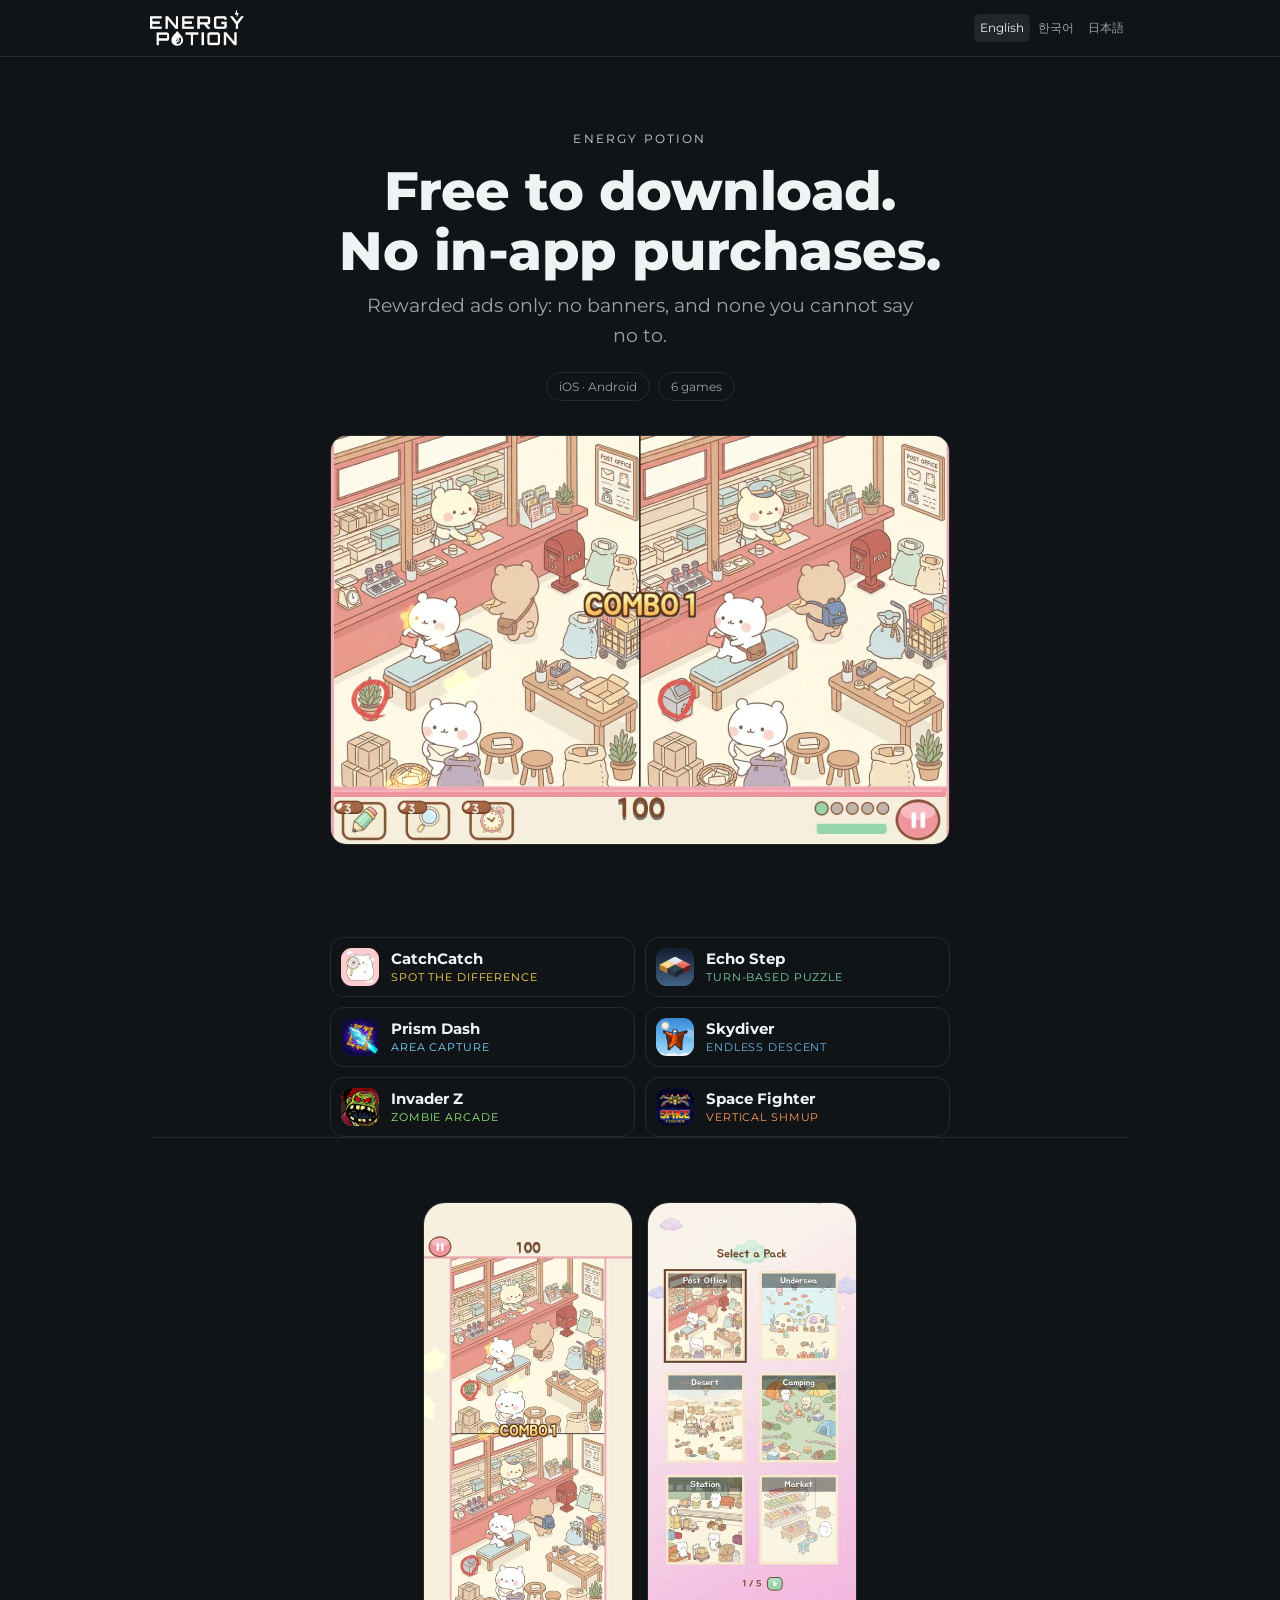
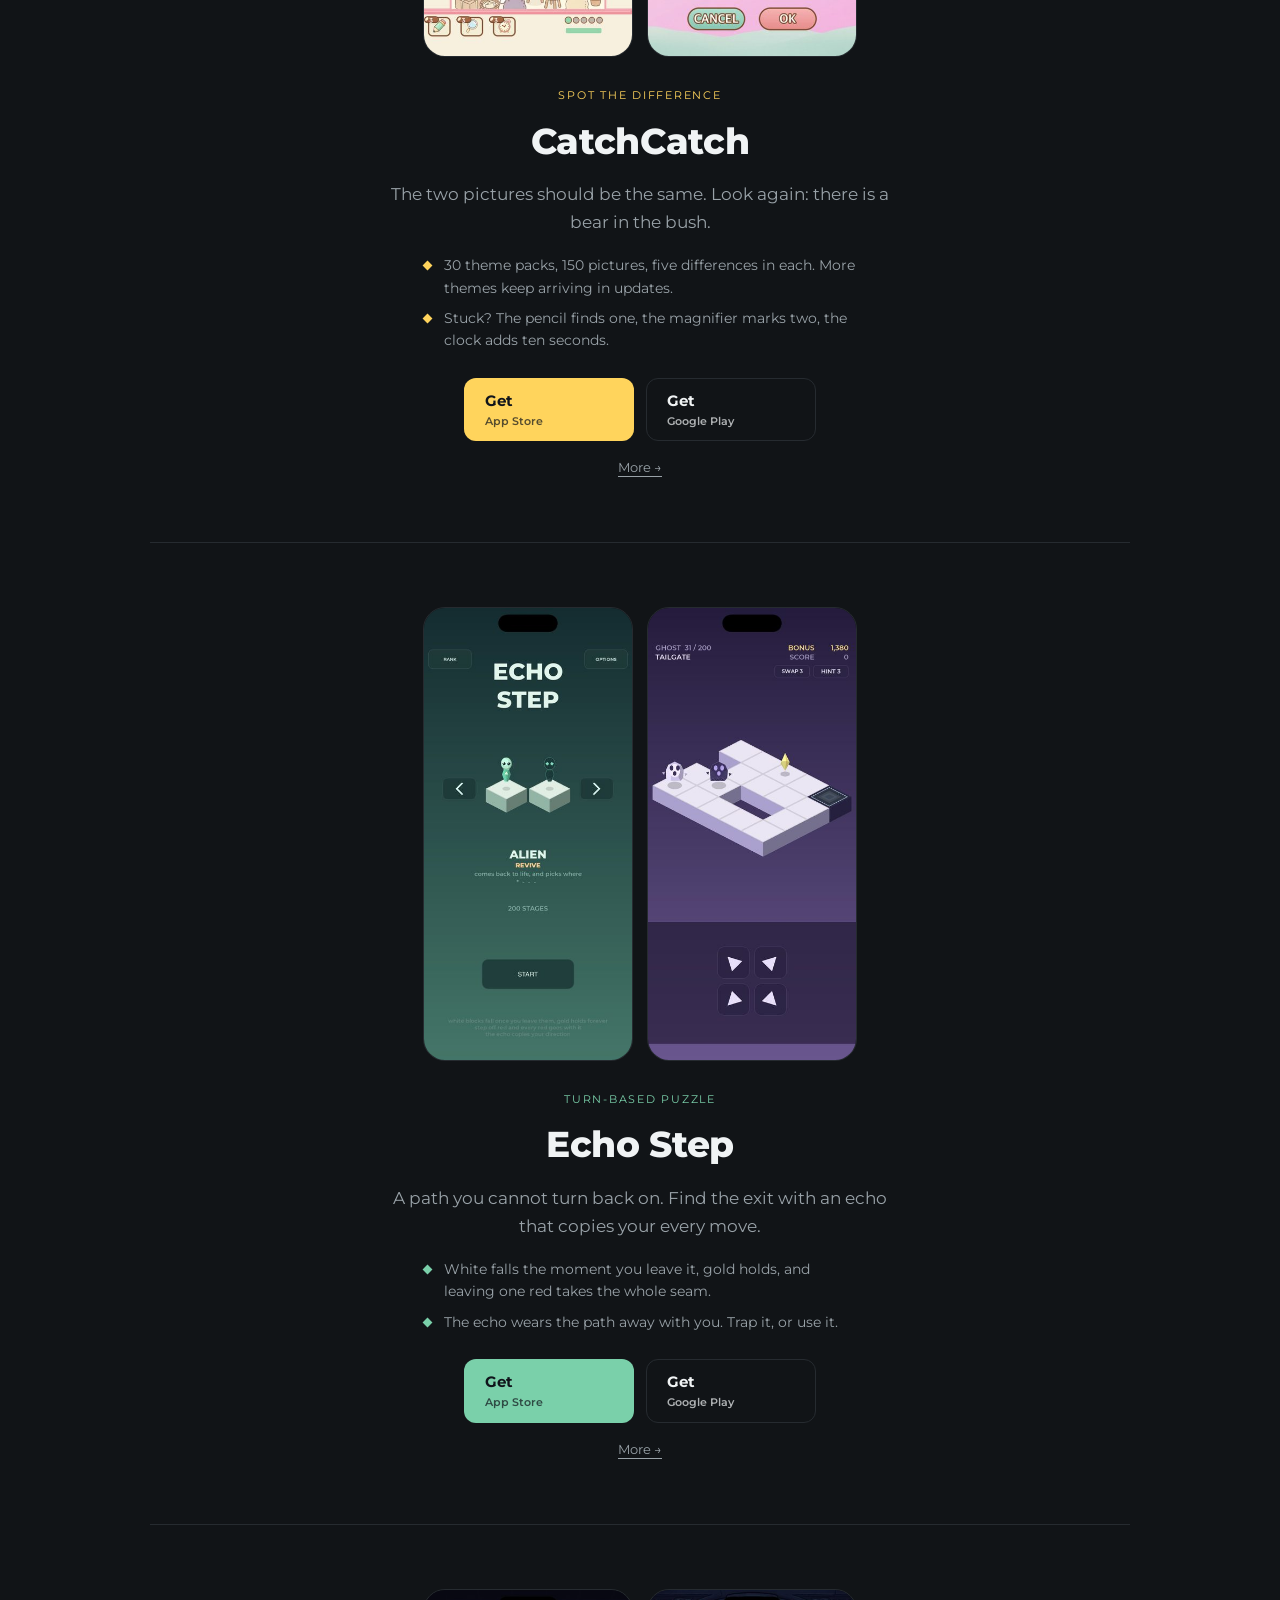
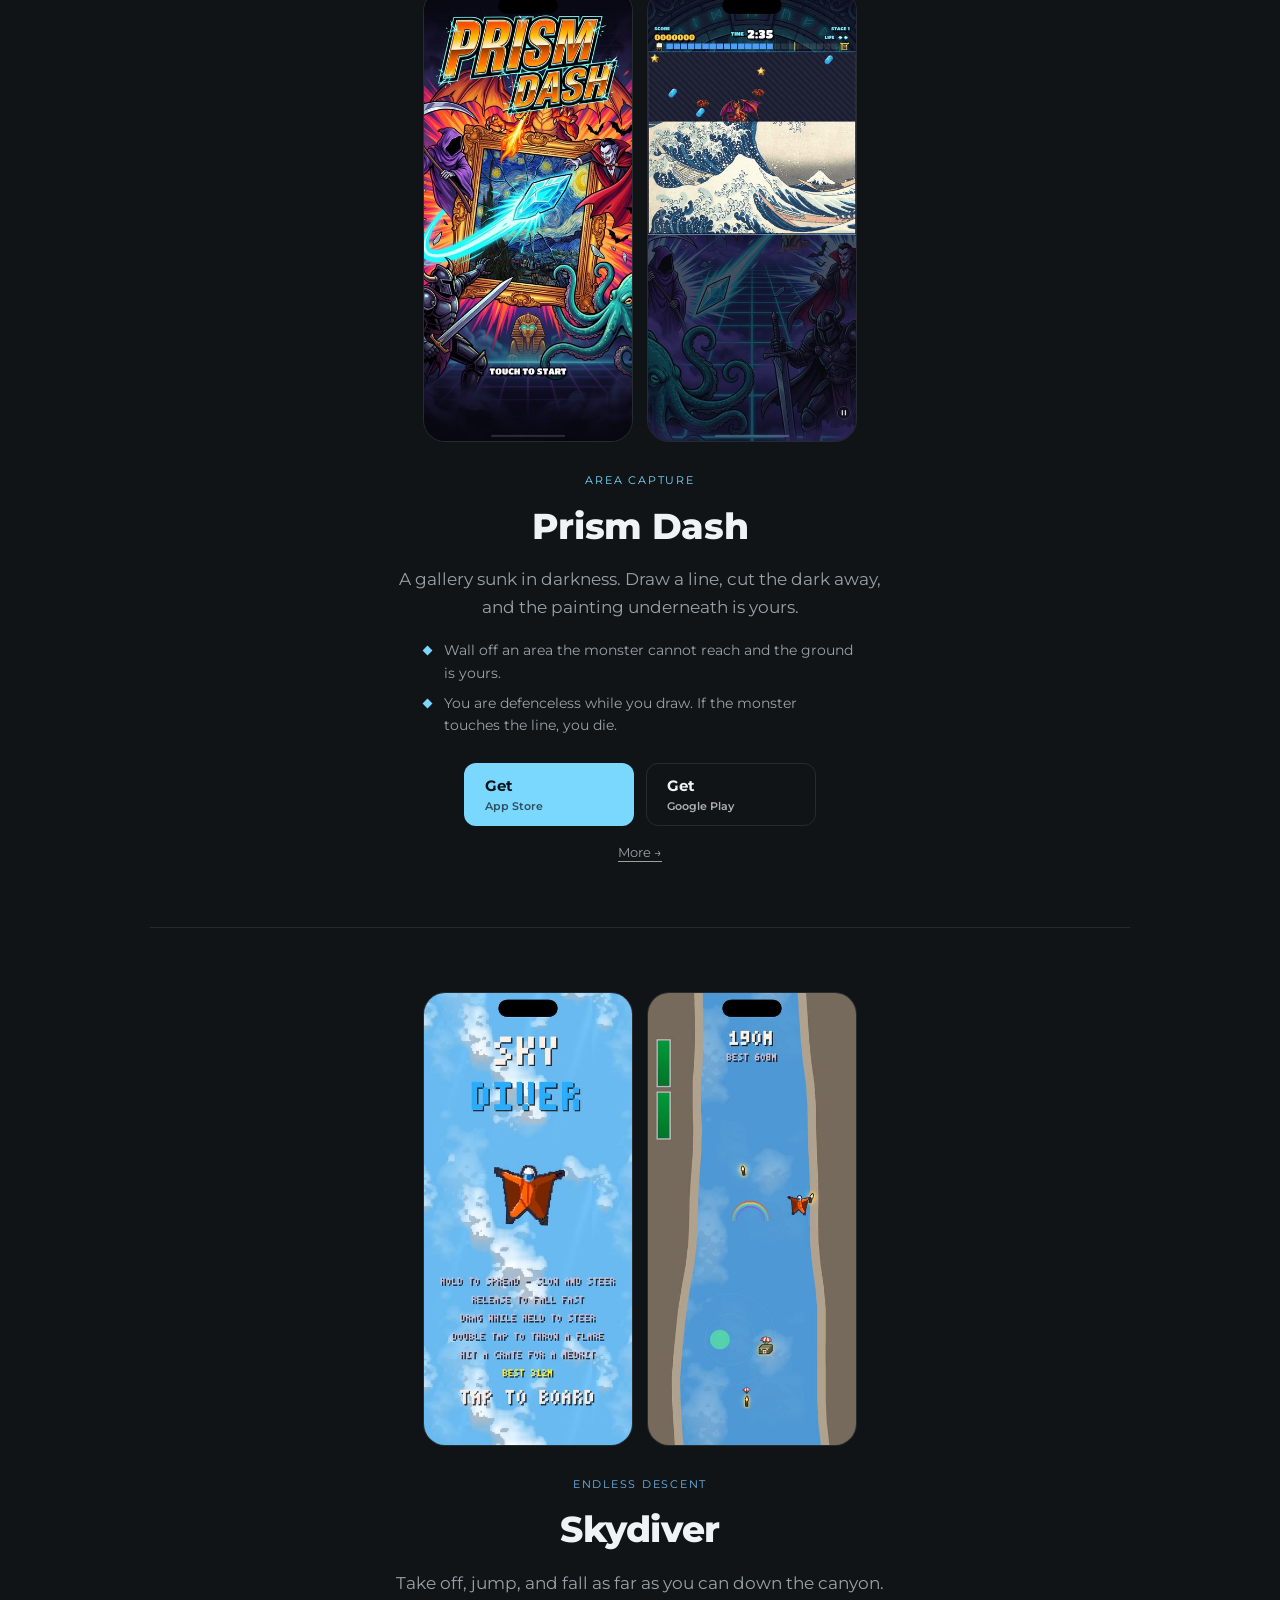
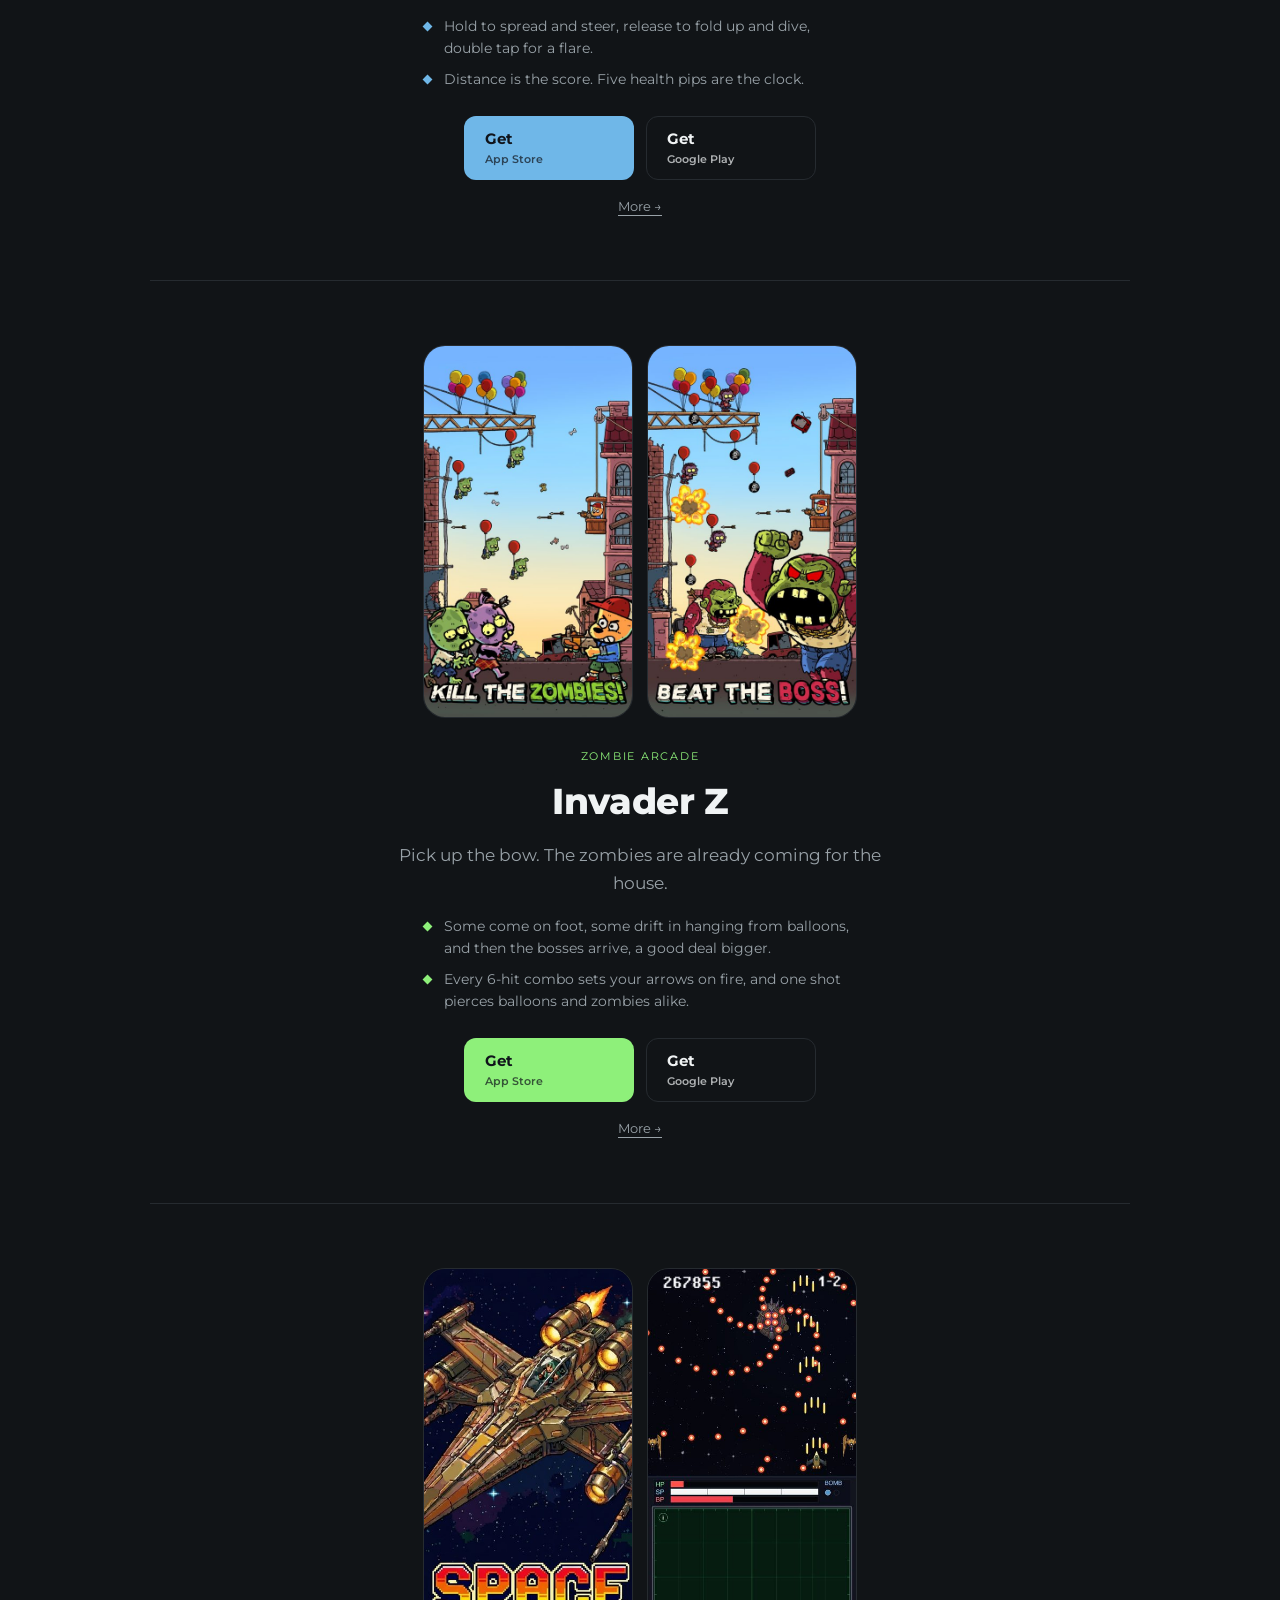
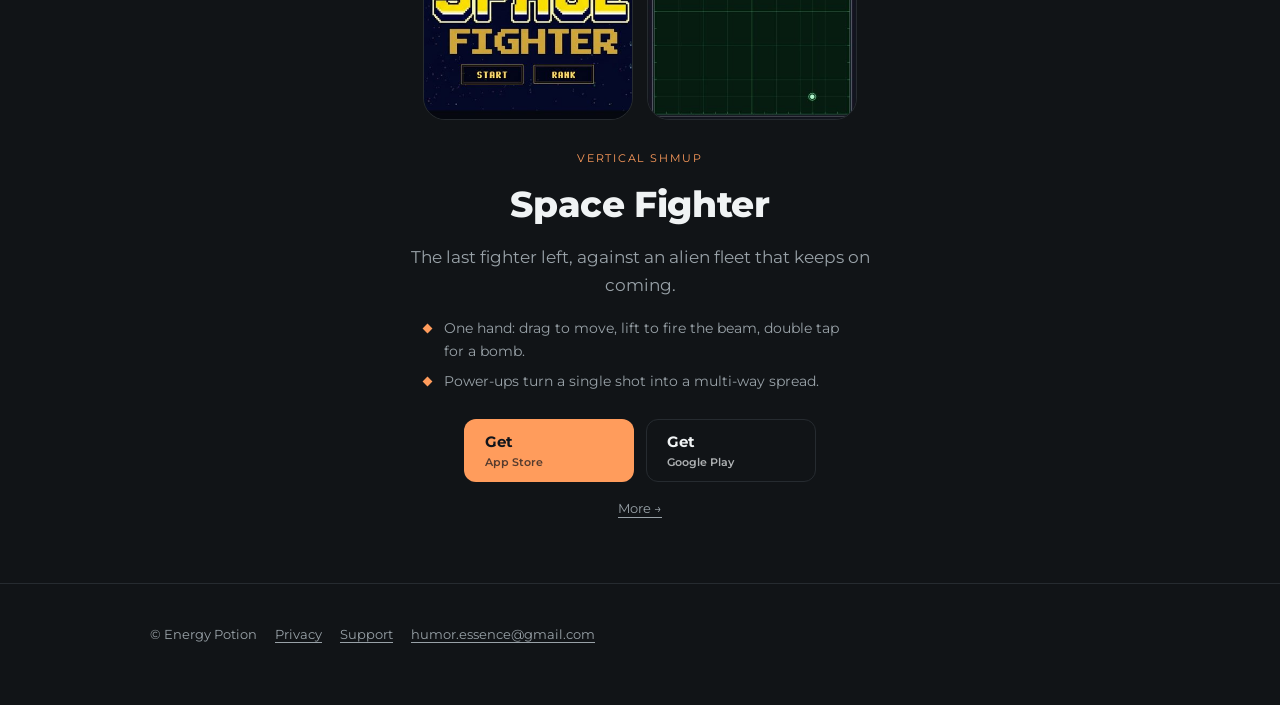
<file: index.html>
<!doctype html>
<html lang="en">
<head>
<meta charset="utf-8">
<meta name="viewport" content="width=device-width,initial-scale=1,viewport-fit=cover">
<title>Energy Potion — six small games, free</title>
<meta name="description" content="Six small mobile games for iOS and Android. Two puzzles, an endless fall, and three arcade games. Free.">

<!-- In a community feed the card is what people see before they see the page.
     1200x630, the best-looking game's own screen. Built by tools/make_og.py
     out of data.js and the screenshots, so a card cannot drift from its page. -->
<meta property="og:title" content="무료 게임 6개 — 인앱 결제 없음">
<meta property="og:description" content="틀린 그림 찾기, 턴제 퍼즐, 영역 확보, 낙하, 슈팅 둘. 광고는 보상형뿐, 배너도 거절할 수 없는 광고도 없습니다.">
<meta property="og:image" content="https://energypotioncorp-code.github.io/assets/og/studio.png">
<meta property="og:type" content="website">
<meta property="og:url" content="https://energypotioncorp-code.github.io/">
<meta name="twitter:card" content="summary_large_image">

<!-- Runs before anything else on the page: the language has to be known before the
     first paint, and the picture at the top should start downloading now rather than
     after the stylesheet. Order matches ECHO_LANG > es.lang > handset in the game. -->
<script>
(function(){var L=['en','ko','ja'],p=new URLSearchParams(location.search).get('lang'),s=null,n=(navigator.language||'en').slice(0,2),l;
try{s=localStorage.getItem('ep.lang')}catch(e){}
l=L.indexOf(p)>=0?p:L.indexOf(s)>=0?s:L.indexOf(n)>=0?n:'en';
document.documentElement.lang=l;window.EP_LANG=l;window.EP_HERO='assets/shots/catch-catch-'+l+'-1.jpg';
var k=document.createElement('link');k.rel='preload';k.as='image';k.href=window.EP_HERO;k.fetchPriority='high';document.head.appendChild(k);})();
</script>
<link rel="icon" href="data:,">
<link rel="preconnect" href="https://fonts.googleapis.com">
<link rel="preconnect" href="https://fonts.gstatic.com" crossorigin>
<!-- Not render-blocking: a font on another host must never hold up the first paint. -->
<link rel="preload" as="style" href="https://fonts.googleapis.com/css2?family=Montserrat:wght@600;800&display=swap" onload="this.onload=null;this.rel='stylesheet'">
<noscript><link href="https://fonts.googleapis.com/css2?family=Montserrat:wght@600;800&display=swap" rel="stylesheet"></noscript>
<link rel="stylesheet" href="assets/site.css">
<script defer src="assets/data.js"></script>
<script defer src="assets/shots.js"></script>
<script defer src="assets/site.js"></script>
</head>

<!-- THIS is the page an ad link arrives at. Every block below carries its own
     store buttons, because a reader who scrolled to the fourth game will not
     scroll back up to a single button at the top. -->
<body>

<header class="top">
  <div class="wrap">
    <a class="mark" href="./"><img src="assets/mark.png" width="94" height="36" alt="Energy Potion"></a>
    <nav><span data-lang></span></nav>
  </div>
</header>

<div class="wrap">

  <div class="hero hero-studio">
    <div class="eyebrow">ENERGY POTION</div>
    <!-- The hero's words are written here, all three languages, not in data.js: they
         have to be on screen from the first response. CSS shows the reader's language
         (html[lang] is set in the head). tools/make_og.py reads the card's text from here.

         Careful with the second line. It said ads play only when you press them, and
         Space Fighter's stage-clear ad starts by itself after a countdown. What is true
         of all six: rewarded only, no banners, and you can always decline. -->
    <h1>
      <span data-l="ko">무료 다운로드.<br>인앱 결제 0원.</span>
      <span data-l="en">Free to download.<br>No in-app purchases.</span>
      <span data-l="ja">無料ダウンロード。<br>アプリ内課金 0 円。</span>
    </h1>
    <p class="lead">
      <span data-l="ko">광고는 보상형뿐입니다. 배너도, 거절할 수 없는 광고도 없습니다.</span>
      <span data-l="en">Rewarded ads only: no banners, and none you cannot say no to.</span>
      <span data-l="ja">広告は報酬型だけ。バナーも、断れない広告もありません。</span>
    </p>
    <div class="badges">
      <span>iOS · Android</span>
      <span data-l="ko">게임 6개</span><span data-l="en">6 games</span><span data-l="ja">ゲーム6本</span>
    </div>

    <div class="hero-shot wide">
      <img id="hero-shot" data-slug="catch-catch" width="1200" height="793" alt="CatchCatch" fetchpriority="high" decoding="async">
      <script>document.getElementById('hero-shot').src=window.EP_HERO</script>
    </div>
  </div>

  <!-- The list at a glance, before the reader commits to scrolling six blocks.
       Two columns, three rows — not one wrapping row, which broke 5 + 1 and
       read as a leftover. Each entry names the genre, not the sentence the
       block below will say, so it summarises rather than repeats. -->
  <nav class="summary" data-summary aria-label="Games"></nav>

  <!-- the six blocks -->
  <div data-catalogue></div>

  <!-- The small row of everything not featured was here — Dig and Find and
       Space Sweeper. Taken out for now: the page is an ad, and a second list
       under the six is a second thing to decide about. Put the section back
       and it fills itself; `renderCatalogue()` already hides it when nothing
       is unfeatured.

  <section class="foot-list">
    <h2 data-ui="alsoBy">Also by us</h2>
    <div class="grid" data-rest></div>
  </section>
  -->

</div>

<footer>
  <div class="wrap">
    <span>© Energy Potion</span>
    <a href="#" data-privacy data-ui="privacy">Privacy</a>
    <a href="#" data-support data-ui="support">Support</a>
    <a href="mailto:humor.essence@gmail.com">humor.essence@gmail.com</a>
  </div>
</footer>

</body>
</html>
</file>
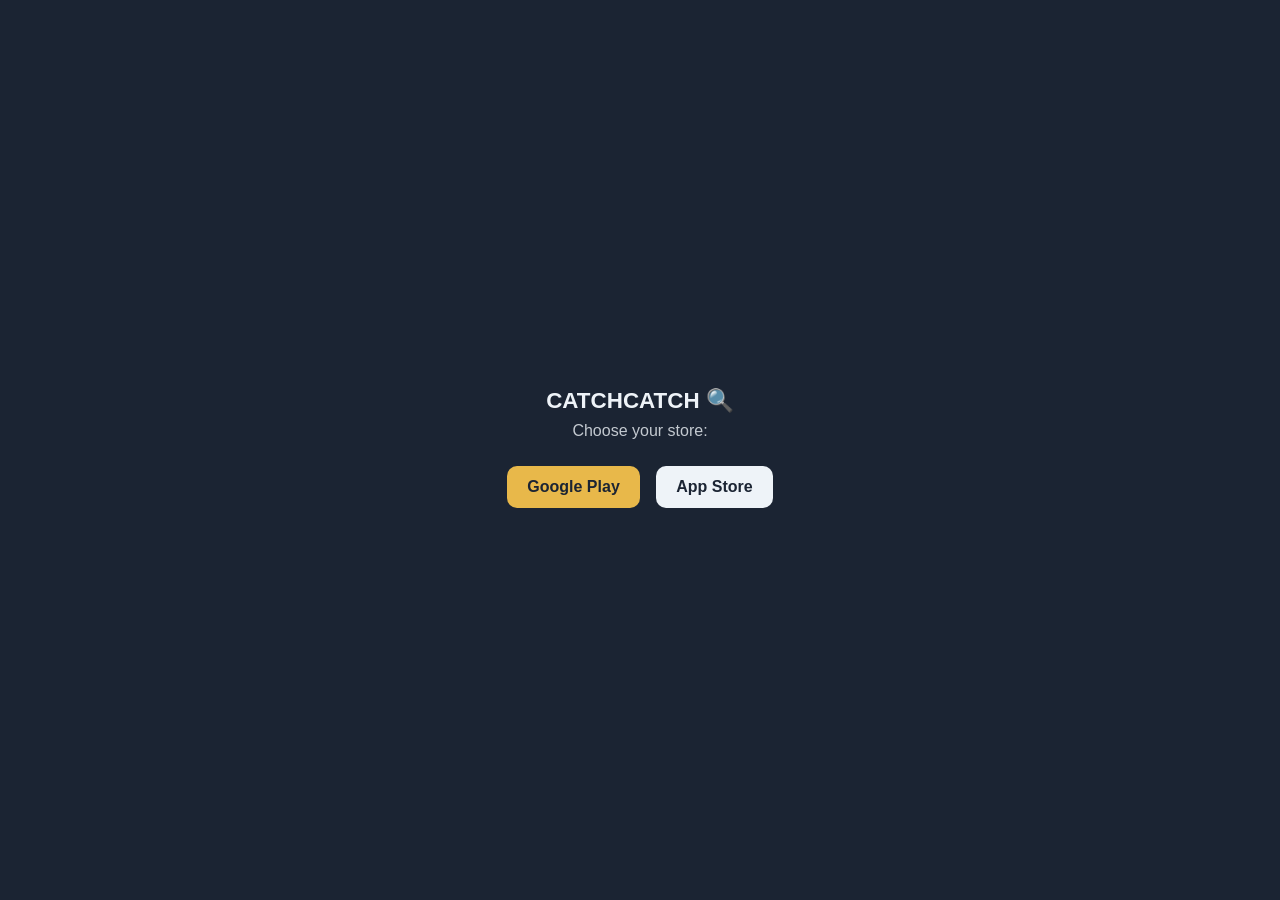
<file: cc/index.html>
<!doctype html>
<html lang="en">
<head>
<meta charset="utf-8">
<meta name="viewport" content="width=device-width, initial-scale=1">
<title>CATCHCATCH</title>
<style>
  html,body{height:100%;margin:0;background:#1b2433;color:#eef3f8;
    font-family:-apple-system,BlinkMacSystemFont,"Segoe UI",Roboto,sans-serif;
    display:flex;align-items:center;justify-content:center;text-align:center}
  .box{padding:24px}
  h1{font-size:1.4rem;margin:0 0 8px}
  p{opacity:.8;margin:0 0 20px;white-space:pre-line}
  a.btn{display:inline-block;margin:6px;padding:12px 20px;border-radius:10px;
    background:#e8b84a;color:#1b2433;text-decoration:none;font-weight:700}
  a.btn.alt{background:#eef3f8;color:#1b2433}
</style>
</head>
<body>
<div class="box">
  <h1>CATCHCATCH 🔍</h1>
  <p>Redirecting you to the store…</p>
  <div id="fallback" style="display:none">
    <a class="btn" id="androidLink">Google Play</a>
    <a class="btn alt" id="iosLink">App Store</a>
  </div>
</div>
<script>
(function () {
  // ---- CONFIG ---------------------------------------------------------------
  var PLAY_ID = "me.energypotion.cc";
  var APPSTORE_URL = "https://apps.apple.com/app/id6804225701"; // region-neutral (auto-redirects to viewer's country store)

  // Campaign tag comes from ?c=... on the link you paste in each post.
  var params = new URLSearchParams(location.search);
  var campaign = params.get("c") || "direct";

  // Play Store install-referrer (shows up in Play Console > Acquisition).
  //
  // Source and medium follow the campaign. Add a row here for each new channel;
  // anything unmapped falls back to the campaign name with medium=social.
  var CHANNELS = {
    tiktok:         { source: "tiktok",    medium: "social" },
    youtube_shorts: { source: "youtube",   medium: "shorts" },
    youtube_long:   { source: "youtube",   medium: "video" },
    instagram:      { source: "instagram", medium: "social" },
    x:              { source: "x",         medium: "social" }
  };
  var ch = CHANNELS[campaign] || { source: campaign, medium: "social" };

  var referrer = encodeURIComponent(
    "utm_source=" + ch.source + "&utm_medium=" + ch.medium + "&utm_campaign=" + campaign
  );
  var playUrl = "https://play.google.com/store/apps/details?id=" + PLAY_ID +
                "&referrer=" + referrer;

  var ua = navigator.userAgent || navigator.vendor || "";
  var isAndroid = /android/i.test(ua);
  var isIOS = /iPad|iPhone|iPod/i.test(ua) ||
              (navigator.platform === "MacIntel" && navigator.maxTouchPoints > 1);

  // The line above the buttons, in the phone's language (English otherwise).
  // The buttons keep the stores' own names.
  var MSG = {
    en: { wait: "Redirecting you to the store…",
          tap: "Tap to open the store:",
          tapInApp: "Tap to open the store.\nNot opening? Use ⋮ → Open in browser.",
          choose: "Choose your store:" },
    ko: { wait: "스토어로 이동하는 중…",
          tap: "눌러서 스토어를 여세요",
          tapInApp: "눌러서 스토어를 여세요.\n열리지 않으면 ⋮ → 브라우저에서 열기",
          choose: "스토어를 고르세요" },
    ja: { wait: "ストアへ移動しています…",
          tap: "タップしてストアを開いてください",
          tapInApp: "タップしてストアを開いてください。\n開かないときは ⋮ →「ブラウザで開く」",
          choose: "ストアを選んでください" }
  };
  var lang = ((navigator.languages && navigator.languages[0]) || navigator.language || "en").slice(0, 2).toLowerCase();
  var msg = MSG[lang] || MSG.en;
  document.documentElement.lang = MSG[lang] ? lang : "en";
  document.querySelector("p").textContent = msg.wait;

  // Android: open the Play Store APP, not its web page. In-app browsers (X,
  // Instagram, ...) load a scripted redirect to play.google.com as a web page,
  // and that page asks the visitor to sign in to Google before installing.
  // An intent:// URL hands the link to the Play Store app; browser_fallback_url
  // is where Chrome goes if the app cannot take it. The referrer rides along.
  var playIntent = "intent://details?id=" + PLAY_ID + "&referrer=" + referrer +
                   "#Intent;scheme=market;package=com.android.vending;" +
                   "S.browser_fallback_url=" + encodeURIComponent(playUrl) + ";end";

  // In-app browsers are WebViews, and X's hands any non-web URL straight to
  // ACTION_VIEW without parsing it: an intent:// URL there ends in "no app can
  // perform this action" (seen 2026-11-14, X on a Galaxy). market:// is a URL
  // the Play Store app itself answers to, so that is what they get. Chrome keeps
  // intent://, whose fallback covers a phone without the Play Store.
  var inApp = /; wv\)/.test(ua) || /Twitter|FBAN|FBAV|Instagram|Line\//i.test(ua);
  var playMarket = "market://details?id=" + PLAY_ID + "&referrer=" + referrer;
  var playApp = inApp ? playMarket : playIntent;

  document.getElementById("androidLink").href = isAndroid ? playApp : playUrl;
  document.getElementById("iosLink").href = APPSTORE_URL;

  function showButtons(msg) {
    document.getElementById("fallback").style.display = "block";
    document.querySelector("p").textContent = msg;
  }

  if (isAndroid) {
    location.href = playApp;
    // Some in-app browsers drop a redirect nobody tapped for; a tap gets through.
    setTimeout(function () {
      document.getElementById("iosLink").style.display = "none";
      showButtons(inApp ? msg.tapInApp : msg.tap);
    }, 1500);
  } else if (isIOS && APPSTORE_URL.indexOf("http") === 0) {
    location.replace(APPSTORE_URL);
  } else {
    // Desktop / unknown: show both buttons instead of guessing.
    showButtons(msg.choose);
  }
})();
</script>
</body>
</html>
</file>
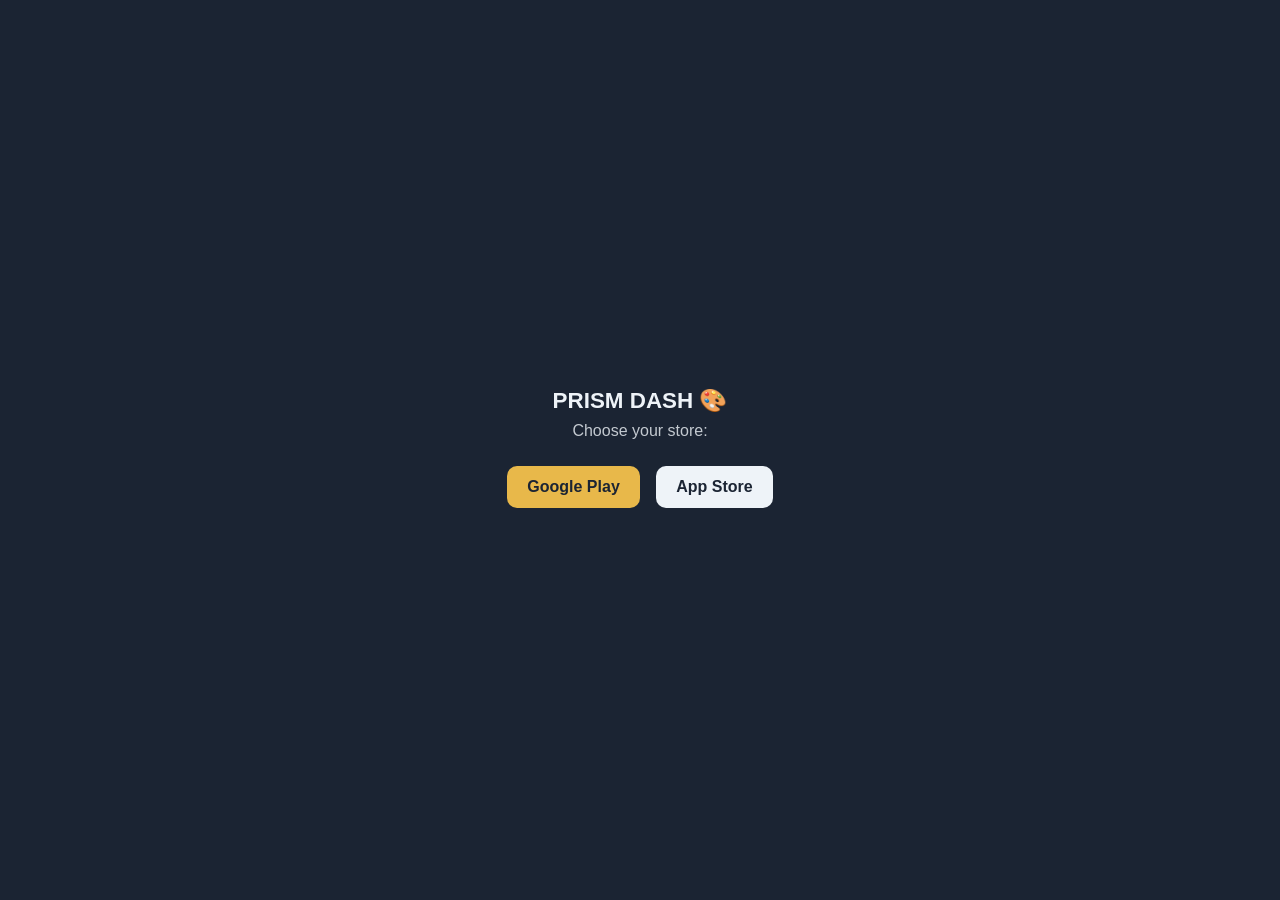
<file: pd/index.html>
<!doctype html>
<html lang="en">
<head>
<meta charset="utf-8">
<meta name="viewport" content="width=device-width, initial-scale=1">
<title>PRISM DASH</title>
<style>
  html,body{height:100%;margin:0;background:#1b2433;color:#eef3f8;
    font-family:-apple-system,BlinkMacSystemFont,"Segoe UI",Roboto,sans-serif;
    display:flex;align-items:center;justify-content:center;text-align:center}
  .box{padding:24px}
  h1{font-size:1.4rem;margin:0 0 8px}
  p{opacity:.8;margin:0 0 20px;white-space:pre-line}
  a.btn{display:inline-block;margin:6px;padding:12px 20px;border-radius:10px;
    background:#e8b84a;color:#1b2433;text-decoration:none;font-weight:700}
  a.btn.alt{background:#eef3f8;color:#1b2433}
</style>
</head>
<body>
<div class="box">
  <h1>PRISM DASH 🎨</h1>
  <p>Redirecting you to the store…</p>
  <div id="fallback" style="display:none">
    <a class="btn" id="androidLink">Google Play</a>
    <a class="btn alt" id="iosLink">App Store</a>
  </div>
</div>
<script>
(function () {
  // ---- CONFIG ---------------------------------------------------------------
  var PLAY_ID = "me.energypotion.pd";
  var APPSTORE_URL = "https://apps.apple.com/app/id6804239811"; // region-neutral (auto-redirects to viewer's country store)

  // Campaign tag comes from ?c=... on the link you paste in each post.
  var params = new URLSearchParams(location.search);
  var campaign = params.get("c") || "direct";

  // Play Store install-referrer (shows up in Play Console > Acquisition).
  //
  // Source and medium follow the campaign. Add a row here for each new channel;
  // anything unmapped falls back to the campaign name with medium=social.
  var CHANNELS = {
    tiktok:         { source: "tiktok",    medium: "social" },
    youtube_shorts: { source: "youtube",   medium: "shorts" },
    youtube_long:   { source: "youtube",   medium: "video" },
    instagram:      { source: "instagram", medium: "social" },
    x:              { source: "x",         medium: "social" }
  };
  var ch = CHANNELS[campaign] || { source: campaign, medium: "social" };

  var referrer = encodeURIComponent(
    "utm_source=" + ch.source + "&utm_medium=" + ch.medium + "&utm_campaign=" + campaign
  );
  var playUrl = "https://play.google.com/store/apps/details?id=" + PLAY_ID +
                "&referrer=" + referrer;

  var ua = navigator.userAgent || navigator.vendor || "";
  var isAndroid = /android/i.test(ua);
  var isIOS = /iPad|iPhone|iPod/i.test(ua) ||
              (navigator.platform === "MacIntel" && navigator.maxTouchPoints > 1);

  // The line above the buttons, in the phone's language (English otherwise).
  // The buttons keep the stores' own names.
  var MSG = {
    en: { wait: "Redirecting you to the store…",
          tap: "Tap to open the store:",
          tapInApp: "Tap to open the store.\nNot opening? Use ⋮ → Open in browser.",
          choose: "Choose your store:" },
    ko: { wait: "스토어로 이동하는 중…",
          tap: "눌러서 스토어를 여세요",
          tapInApp: "눌러서 스토어를 여세요.\n열리지 않으면 ⋮ → 브라우저에서 열기",
          choose: "스토어를 고르세요" },
    ja: { wait: "ストアへ移動しています…",
          tap: "タップしてストアを開いてください",
          tapInApp: "タップしてストアを開いてください。\n開かないときは ⋮ →「ブラウザで開く」",
          choose: "ストアを選んでください" }
  };
  var lang = ((navigator.languages && navigator.languages[0]) || navigator.language || "en").slice(0, 2).toLowerCase();
  var msg = MSG[lang] || MSG.en;
  document.documentElement.lang = MSG[lang] ? lang : "en";
  document.querySelector("p").textContent = msg.wait;

  // Android: open the Play Store APP, not its web page. In-app browsers (X,
  // Instagram, ...) load a scripted redirect to play.google.com as a web page,
  // and that page asks the visitor to sign in to Google before installing.
  // An intent:// URL hands the link to the Play Store app; browser_fallback_url
  // is where Chrome goes if the app cannot take it. The referrer rides along.
  var playIntent = "intent://details?id=" + PLAY_ID + "&referrer=" + referrer +
                   "#Intent;scheme=market;package=com.android.vending;" +
                   "S.browser_fallback_url=" + encodeURIComponent(playUrl) + ";end";

  // In-app browsers are WebViews, and X's hands any non-web URL straight to
  // ACTION_VIEW without parsing it: an intent:// URL there ends in "no app can
  // perform this action" (seen 2026-11-14, X on a Galaxy). market:// is a URL
  // the Play Store app itself answers to, so that is what they get. Chrome keeps
  // intent://, whose fallback covers a phone without the Play Store.
  var inApp = /; wv\)/.test(ua) || /Twitter|FBAN|FBAV|Instagram|Line\//i.test(ua);
  var playMarket = "market://details?id=" + PLAY_ID + "&referrer=" + referrer;
  var playApp = inApp ? playMarket : playIntent;

  document.getElementById("androidLink").href = isAndroid ? playApp : playUrl;
  document.getElementById("iosLink").href = APPSTORE_URL;

  function showButtons(msg) {
    document.getElementById("fallback").style.display = "block";
    document.querySelector("p").textContent = msg;
  }

  if (isAndroid) {
    location.href = playApp;
    // Some in-app browsers drop a redirect nobody tapped for; a tap gets through.
    setTimeout(function () {
      document.getElementById("iosLink").style.display = "none";
      showButtons(inApp ? msg.tapInApp : msg.tap);
    }, 1500);
  } else if (isIOS && APPSTORE_URL.indexOf("http") === 0) {
    location.replace(APPSTORE_URL);
  } else {
    // Desktop / unknown: show both buttons instead of guessing.
    showButtons(msg.choose);
  }
})();
</script>
</body>
</html>
</file>
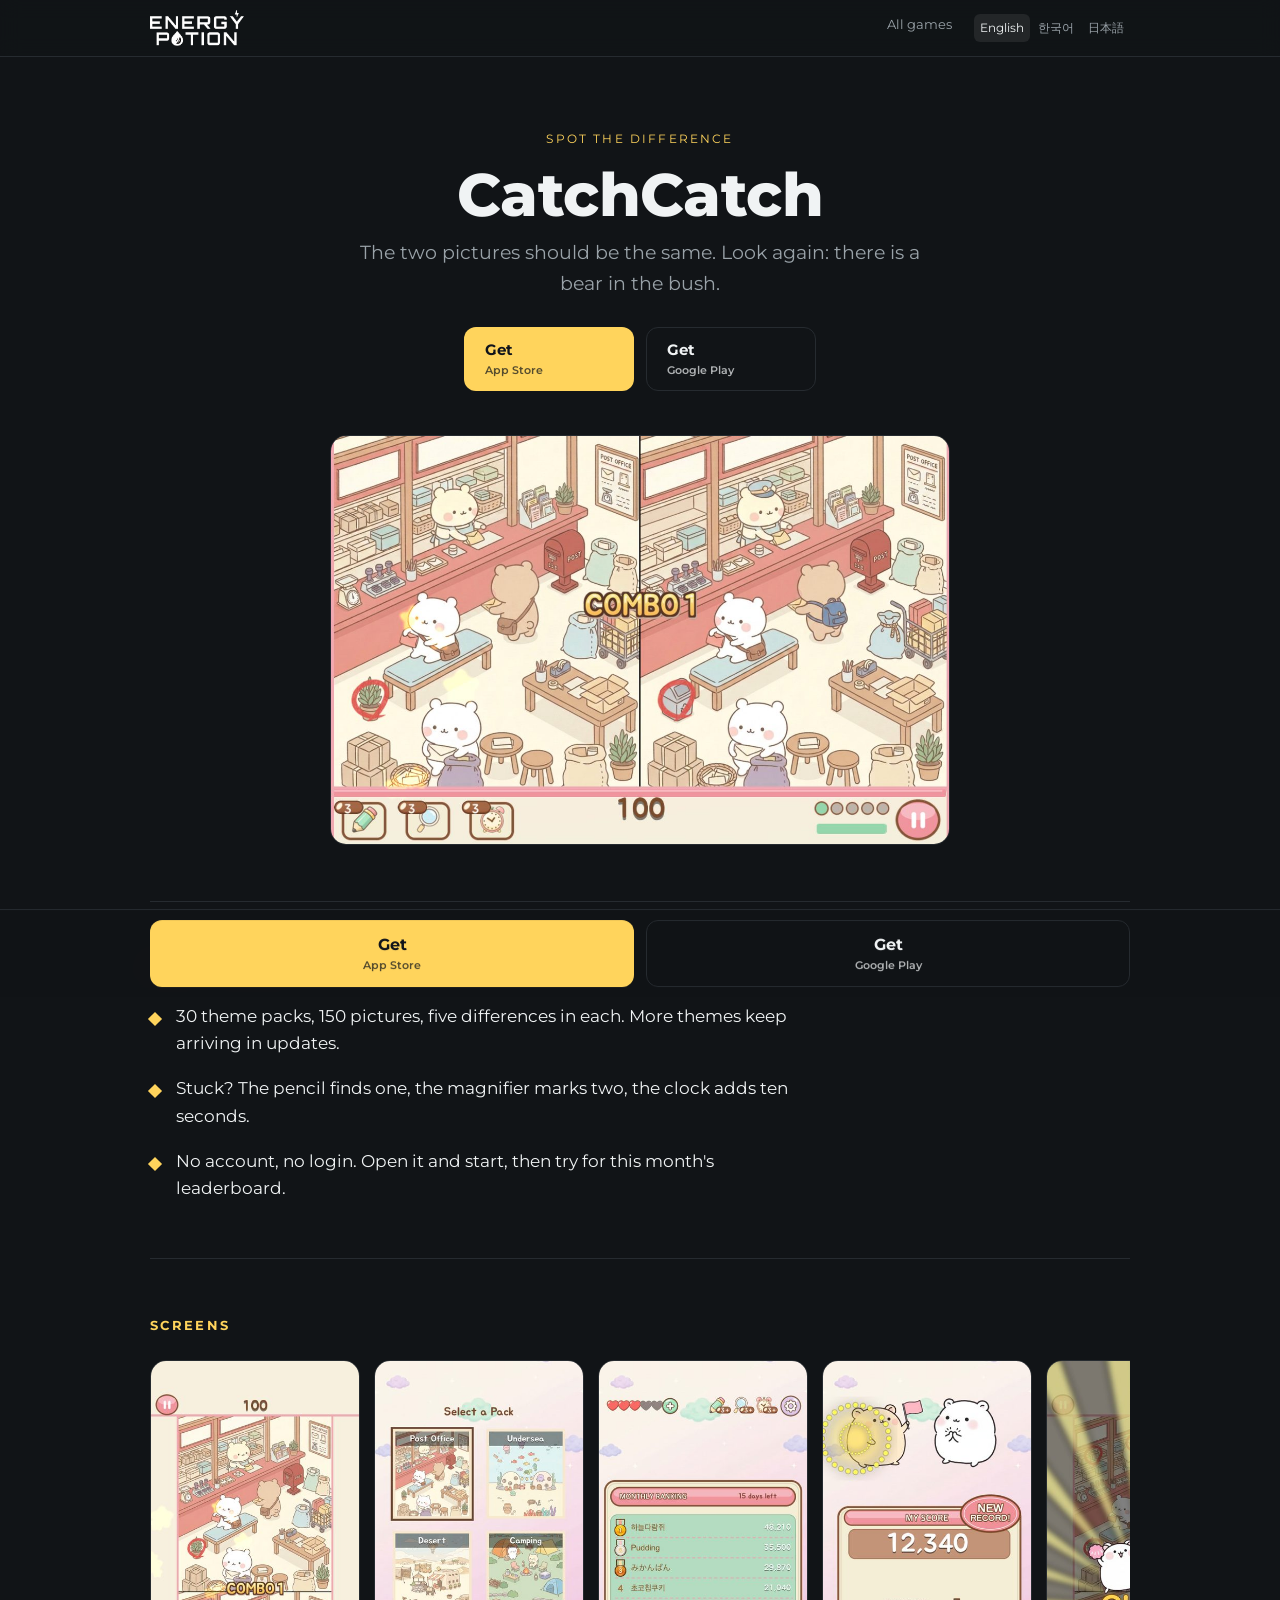
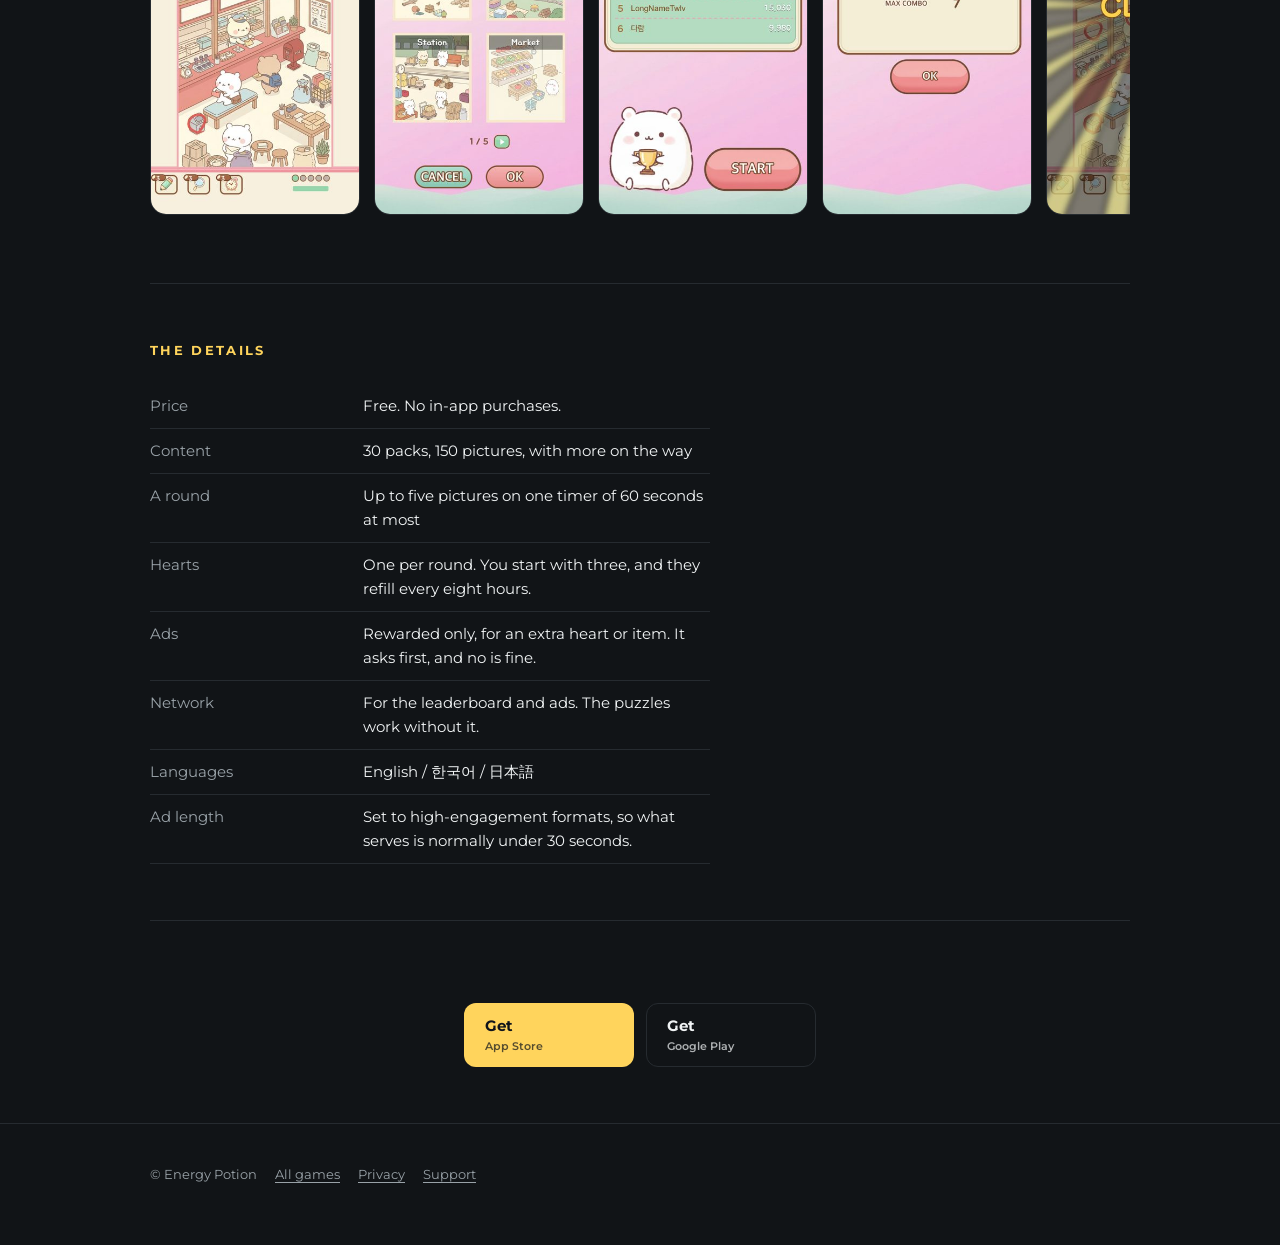
<file: catch-catch.html>
<!doctype html>
<html lang="en">
<head>
<meta charset="utf-8">
<meta name="viewport" content="width=device-width,initial-scale=1,viewport-fit=cover">
<title>CatchCatch — 틀린 그림 찾기</title>
<meta name="description" content="두 장의 그림과 그 사이에 숨은 차이. 테마 팩 30개, 그림 150장, 업데이트로 계속 추가. 무료, 인앱 결제 없음.">

<meta property="og:title" content="CatchCatch">
<meta property="og:description" content="분명 똑같은 그림이었는데, 다시 보니 덤불 뒤에 곰이 숨어 있습니다.">
<meta property="og:image" content="https://energypotioncorp-code.github.io/assets/og/catch-catch.png">
<meta property="og:type" content="website">
<meta property="og:url" content="https://energypotioncorp-code.github.io/catch-catch.html">
<meta name="twitter:card" content="summary_large_image">

<!-- Runs before anything else on the page: the language has to be known before the
     first paint, and the picture at the top should start downloading now rather than
     after the stylesheet. Order matches ECHO_LANG > es.lang > handset in the game. -->
<script>
(function(){var L=['en','ko','ja'],p=new URLSearchParams(location.search).get('lang'),s=null,n=(navigator.language||'en').slice(0,2),l;
try{s=localStorage.getItem('ep.lang')}catch(e){}
l=L.indexOf(p)>=0?p:L.indexOf(s)>=0?s:L.indexOf(n)>=0?n:'en';
document.documentElement.lang=l;window.EP_LANG=l;window.EP_HERO='assets/shots/catch-catch-'+l+'-1.jpg';
var k=document.createElement('link');k.rel='preload';k.as='image';k.href=window.EP_HERO;k.fetchPriority='high';document.head.appendChild(k);})();
</script>
<link rel="icon" href="data:,">
<link rel="preconnect" href="https://fonts.googleapis.com">
<link rel="preconnect" href="https://fonts.gstatic.com" crossorigin>
<!-- Not render-blocking: a font on another host must never hold up the first paint. -->
<link rel="preload" as="style" href="https://fonts.googleapis.com/css2?family=Montserrat:wght@600;800&display=swap" onload="this.onload=null;this.rel='stylesheet'">
<noscript><link href="https://fonts.googleapis.com/css2?family=Montserrat:wght@600;800&display=swap" rel="stylesheet"></noscript>
<link rel="stylesheet" href="assets/site.css">
<script defer src="assets/data.js"></script>
<script defer src="assets/shots.js"></script>
<script defer src="assets/site.js"></script>
</head>

<!-- data-app is what tells site.js which entry in data.js this page is. Copy
     this file per game, change that one attribute and the four meta tags. -->
<body data-app="catch-catch">

<header class="top">
  <div class="wrap">
    <a class="mark" href="./"><img src="assets/mark.png" width="94" height="36" alt="Energy Potion"></a>
    <nav>
      <a href="./#games" data-ui="allGames">All games</a>
      <span data-lang></span>
    </nav>
  </div>
</header>

<div class="wrap">

  <!-- 1 — the hero. One screen, one job: say what it is and give the button.
          Nothing between the headline and the store link. -->
  <div class="hero">
    <div class="eyebrow" data-app-tag></div>
    <h1>CatchCatch</h1>
    <p class="lead" data-app-line></p>
    <div class="stores" data-app-stores></div>

    <!-- 2 — the proof, immediately under the button. In the HTML rather than the
         script so it starts with the page. When there is a clip, swap the img for
         <video autoplay muted loop playsinline>, under 2 MB. -->
    <div class="media wide">
      <img id="hero-shot" data-slug="catch-catch" width="1200" height="793" alt="CatchCatch" fetchpriority="high" decoding="async">
      <script>document.getElementById('hero-shot').src=window.EP_HERO</script>
    </div>
  </div>

  <!-- 3 — the rule, in three lines. Not features: the thing that makes the
          board interesting. This is what gets quoted in a community thread. -->
  <section>
    <h2 data-ui="howItWorks">How it works</h2>
    <ul class="points" data-app-points></ul>
  </section>

  <!-- 4 — screens. Horizontal scroll on a phone, no lightbox, no carousel JS. -->
  <section>
    <h2 data-ui="shots">Screens</h2>
    <div class="shots" data-app-shots></div>
  </section>

  <!-- 5 — the questions a community reader actually asks before installing,
          answered before they have to ask. Refusing to hide the ad model here
          is worth more than it costs. -->
  <section>
    <h2 data-ui="facts">The details</h2>
    <!-- Rows come from data.js. The two that are true of every game — free,
         and the ad length — are added by the renderer so they read the same on
         all six pages. -->
    <table class="facts" data-app-facts></table>
  </section>

  <!-- 6 — OPTIONAL and worth more than it looks in KR/JP communities: a short
          "how it was made" note, in the developer's own voice, linked out to
          the post you are advertising from. A page that is only an ad reads as
          an ad; a page attached to a dev log reads as a person. -->
  <!-- Unhide once the note is written. Both critics called an
       unwritten section worse than an absent one, and this would have
       shipped with the word TODO on it. -->
  <section hidden>
    <h2>개발 노트</h2>
    <p style="color:var(--ink-dim);max-width:60ch;margin:0">
      TODO — two or three sentences, first person, plus a link to the fuller
      post. What made this one worth making, in the developer's own voice.
    </p>
  </section>

  <!-- 7 — the button again, at the bottom, for the reader who scrolled. -->
  <section style="text-align:center">
    <div class="stores" data-app-stores-foot></div>
  </section>

</div>

<footer>
  <div class="wrap">
    <span>© Energy Potion</span>
    <a href="./#games" data-ui="allGames">All games</a>
    <a href="#" data-privacy data-ui="privacy">Privacy</a>
    <a href="#" data-support data-ui="support">Support</a>
  </div>
</footer>

<!-- the bar that appears once the hero's buttons have scrolled off -->
<div class="sticky" data-sticky>
  <div class="wrap"><div class="stores" data-app-stores-foot></div></div>
</div>

</body>
</html>
</file>
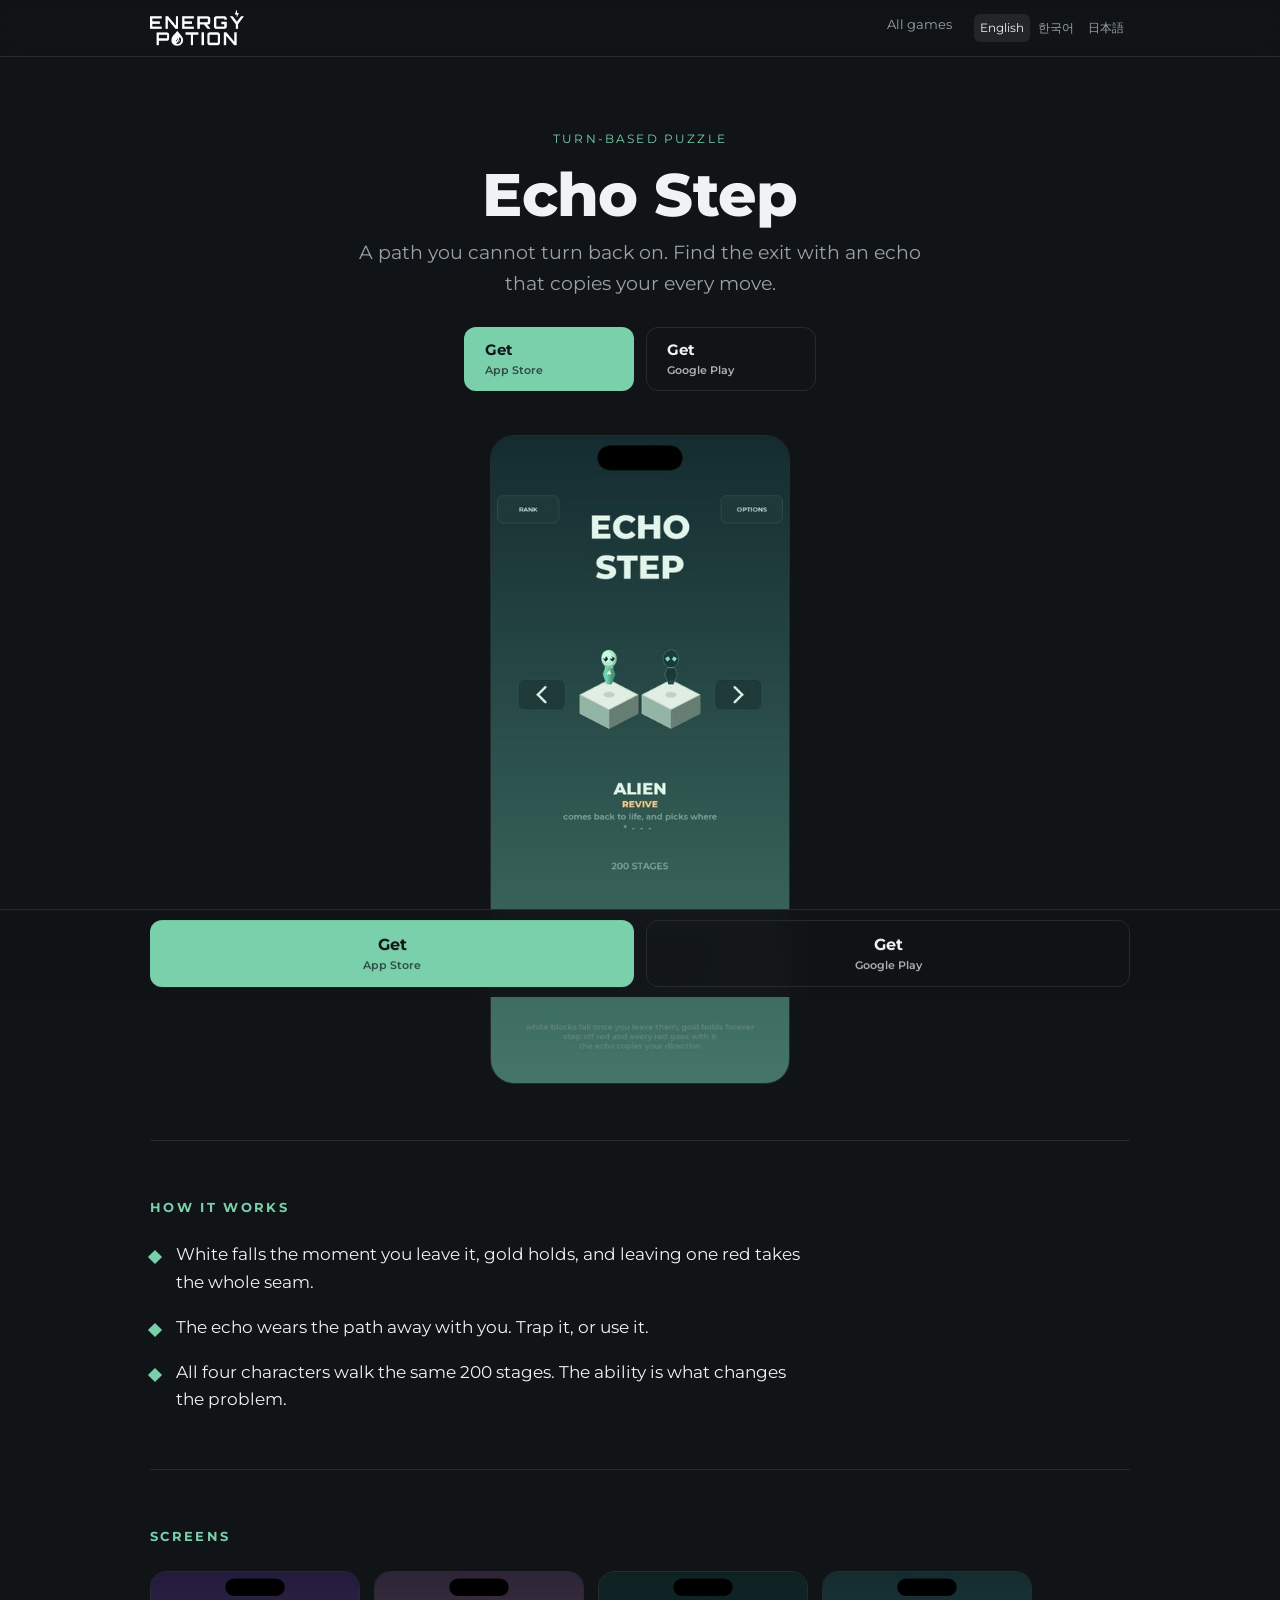
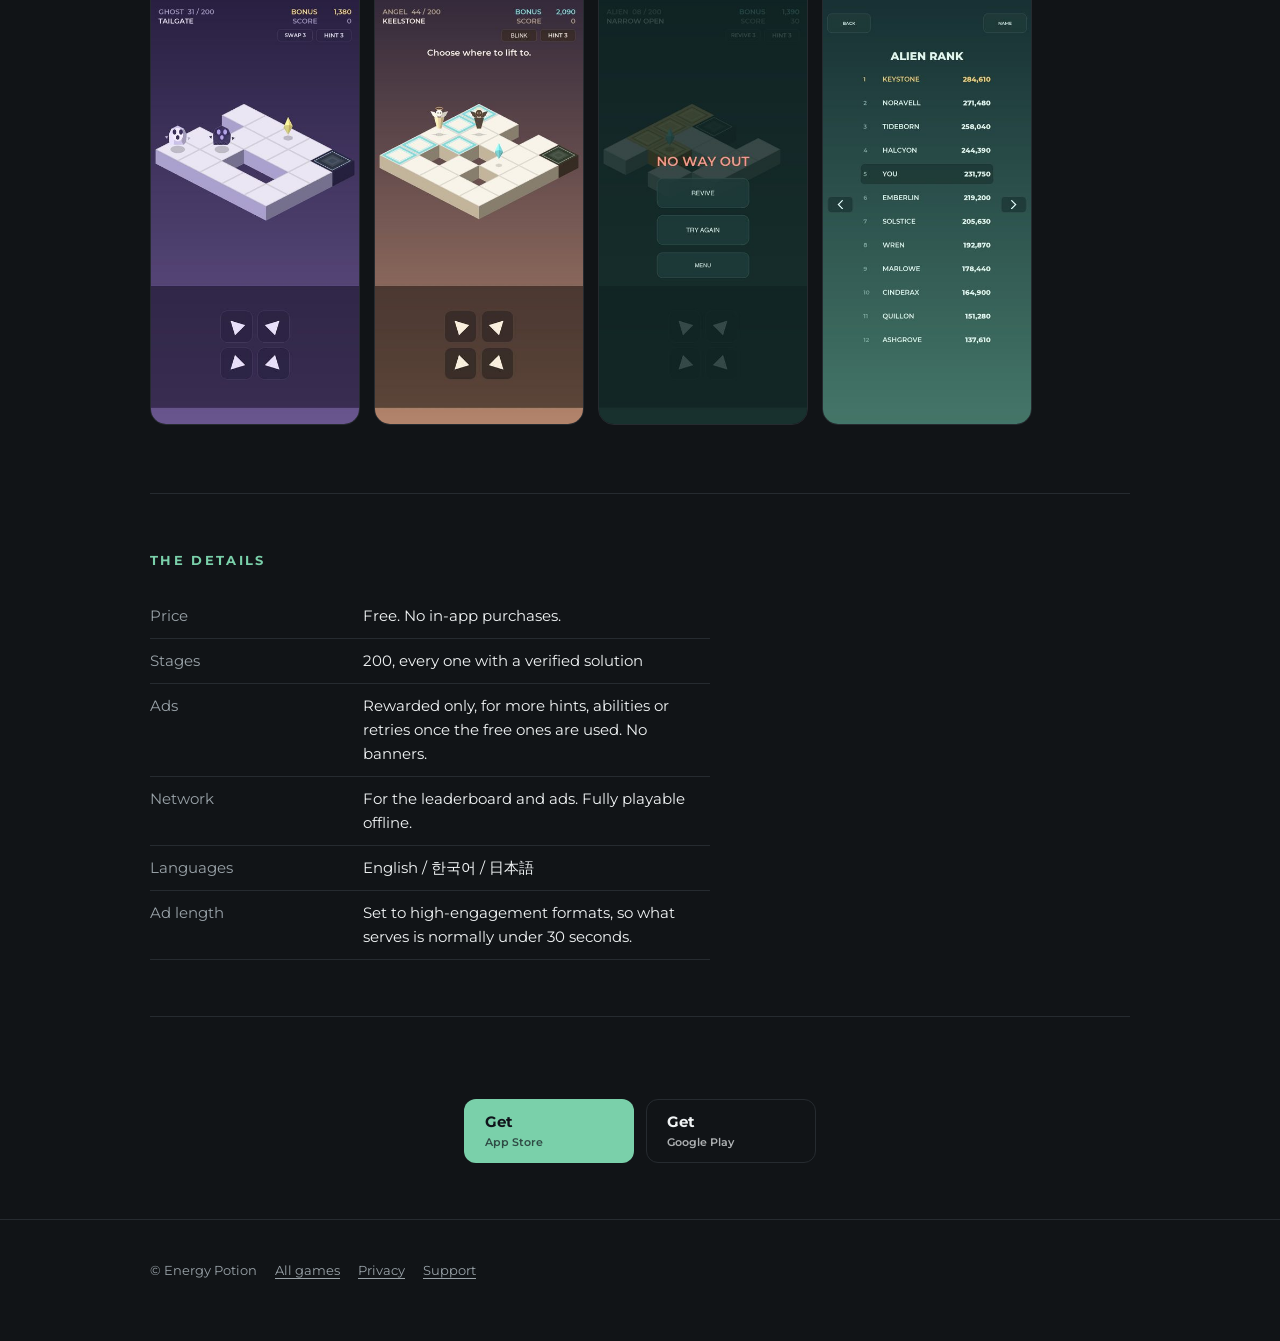
<file: echo-step.html>
<!doctype html>
<html lang="en">
<head>
<meta charset="utf-8">
<meta name="viewport" content="width=device-width,initial-scale=1,viewport-fit=cover">
<title>Echo Step — 턴제 퍼즐</title>
<meta name="description" content="A turn-based puzzle about crossing ground that crumbles behind you — and the echo that copies every move you make. 200 stages, free.">

<meta property="og:title" content="Echo Step">
<meta property="og:description" content="뒤돌아설 수 없는 길. 나를 흉내 내는 에코와 함께 출구를 찾으세요.">
<meta property="og:image" content="https://energypotioncorp-code.github.io/assets/og/echo-step.png">
<meta property="og:type" content="website">
<meta property="og:url" content="https://energypotioncorp-code.github.io/echo-step.html">
<meta name="twitter:card" content="summary_large_image">

<!-- Runs before anything else on the page: the language has to be known before the
     first paint, and the picture at the top should start downloading now rather than
     after the stylesheet. Order matches ECHO_LANG > es.lang > handset in the game. -->
<script>
(function(){var L=['en','ko','ja'],p=new URLSearchParams(location.search).get('lang'),s=null,n=(navigator.language||'en').slice(0,2),l;
try{s=localStorage.getItem('ep.lang')}catch(e){}
l=L.indexOf(p)>=0?p:L.indexOf(s)>=0?s:L.indexOf(n)>=0?n:'en';
document.documentElement.lang=l;window.EP_LANG=l;window.EP_HERO='assets/shots/echo-step-'+l+'-1.jpg';
var k=document.createElement('link');k.rel='preload';k.as='image';k.href=window.EP_HERO;k.fetchPriority='high';document.head.appendChild(k);})();
</script>
<link rel="icon" href="data:,">
<link rel="preconnect" href="https://fonts.googleapis.com">
<link rel="preconnect" href="https://fonts.gstatic.com" crossorigin>
<!-- Not render-blocking: a font on another host must never hold up the first paint. -->
<link rel="preload" as="style" href="https://fonts.googleapis.com/css2?family=Montserrat:wght@600;800&display=swap" onload="this.onload=null;this.rel='stylesheet'">
<noscript><link href="https://fonts.googleapis.com/css2?family=Montserrat:wght@600;800&display=swap" rel="stylesheet"></noscript>
<link rel="stylesheet" href="assets/site.css">
<script defer src="assets/data.js"></script>
<script defer src="assets/shots.js"></script>
<script defer src="assets/site.js"></script>
</head>

<!-- data-app is what tells site.js which entry in data.js this page is. Copy
     this file per game, change that one attribute and the four meta tags. -->
<body data-app="echo-step">

<header class="top">
  <div class="wrap">
    <a class="mark" href="./"><img src="assets/mark.png" width="94" height="36" alt="Energy Potion"></a>
    <nav>
      <a href="./#games" data-ui="allGames">All games</a>
      <span data-lang></span>
    </nav>
  </div>
</header>

<div class="wrap">

  <!-- 1 — the hero. One screen, one job: say what it is and give the button.
          Nothing between the headline and the store link. -->
  <div class="hero">
    <div class="eyebrow" data-app-tag></div>
    <h1>Echo Step</h1>
    <p class="lead" data-app-line></p>
    <div class="stores" data-app-stores></div>

    <!-- 2 — the proof, immediately under the button. In the HTML rather than the
         script so it starts with the page. When there is a clip, swap the img for
         <video autoplay muted loop playsinline>, under 2 MB. -->
    <div class="media">
      <img id="hero-shot" data-slug="echo-step" width="387" height="840" alt="Echo Step" fetchpriority="high" decoding="async">
      <script>document.getElementById('hero-shot').src=window.EP_HERO</script>
    </div>
  </div>

  <!-- 3 — the rule, in three lines. Not features: the thing that makes the
          board interesting. This is what gets quoted in a community thread. -->
  <section>
    <h2 data-ui="howItWorks">How it works</h2>
    <ul class="points" data-app-points></ul>
  </section>

  <!-- 4 — screens. Horizontal scroll on a phone, no lightbox, no carousel JS. -->
  <section>
    <h2 data-ui="shots">Screens</h2>
    <div class="shots" data-app-shots></div>
  </section>

  <!-- 5 — the questions a community reader actually asks before installing,
          answered before they have to ask. Refusing to hide the ad model here
          is worth more than it costs. -->
  <section>
    <h2 data-ui="facts">The details</h2>
    <!-- Rows come from data.js. The two that are true of every game — free,
         and the ad length — are added by the renderer so they read the same on
         all six pages. -->
    <table class="facts" data-app-facts></table>
  </section>

  <!-- 6 — OPTIONAL and worth more than it looks in KR/JP communities: a short
          "how it was made" note, in the developer's own voice, linked out to
          the post you are advertising from. A page that is only an ad reads as
          an ad; a page attached to a dev log reads as a person. -->
  <!-- Unhide once the note is written. Both critics called an
       unwritten section worse than an absent one, and this would have
       shipped with the word TODO on it. -->
  <section hidden>
    <h2>개발 노트</h2>
    <p style="color:var(--ink-dim);max-width:60ch;margin:0">
      TODO — two or three sentences, first person, plus a link to the fuller
      post. Example angle for this game: all 200 stages are generated, then
      certified by two independent implementations of the rules that must agree
      on the shortest solution.
    </p>
  </section>

  <!-- 7 — the button again, at the bottom, for the reader who scrolled. -->
  <section style="text-align:center">
    <div class="stores" data-app-stores-foot></div>
  </section>

</div>

<footer>
  <div class="wrap">
    <span>© Energy Potion</span>
    <a href="./#games" data-ui="allGames">All games</a>
    <a href="#" data-privacy data-ui="privacy">Privacy</a>
    <a href="#" data-support data-ui="support">Support</a>
  </div>
</footer>

<!-- the bar that appears once the hero's buttons have scrolled off -->
<div class="sticky" data-sticky>
  <div class="wrap"><div class="stores" data-app-stores-foot></div></div>
</div>

</body>
</html>
</file>
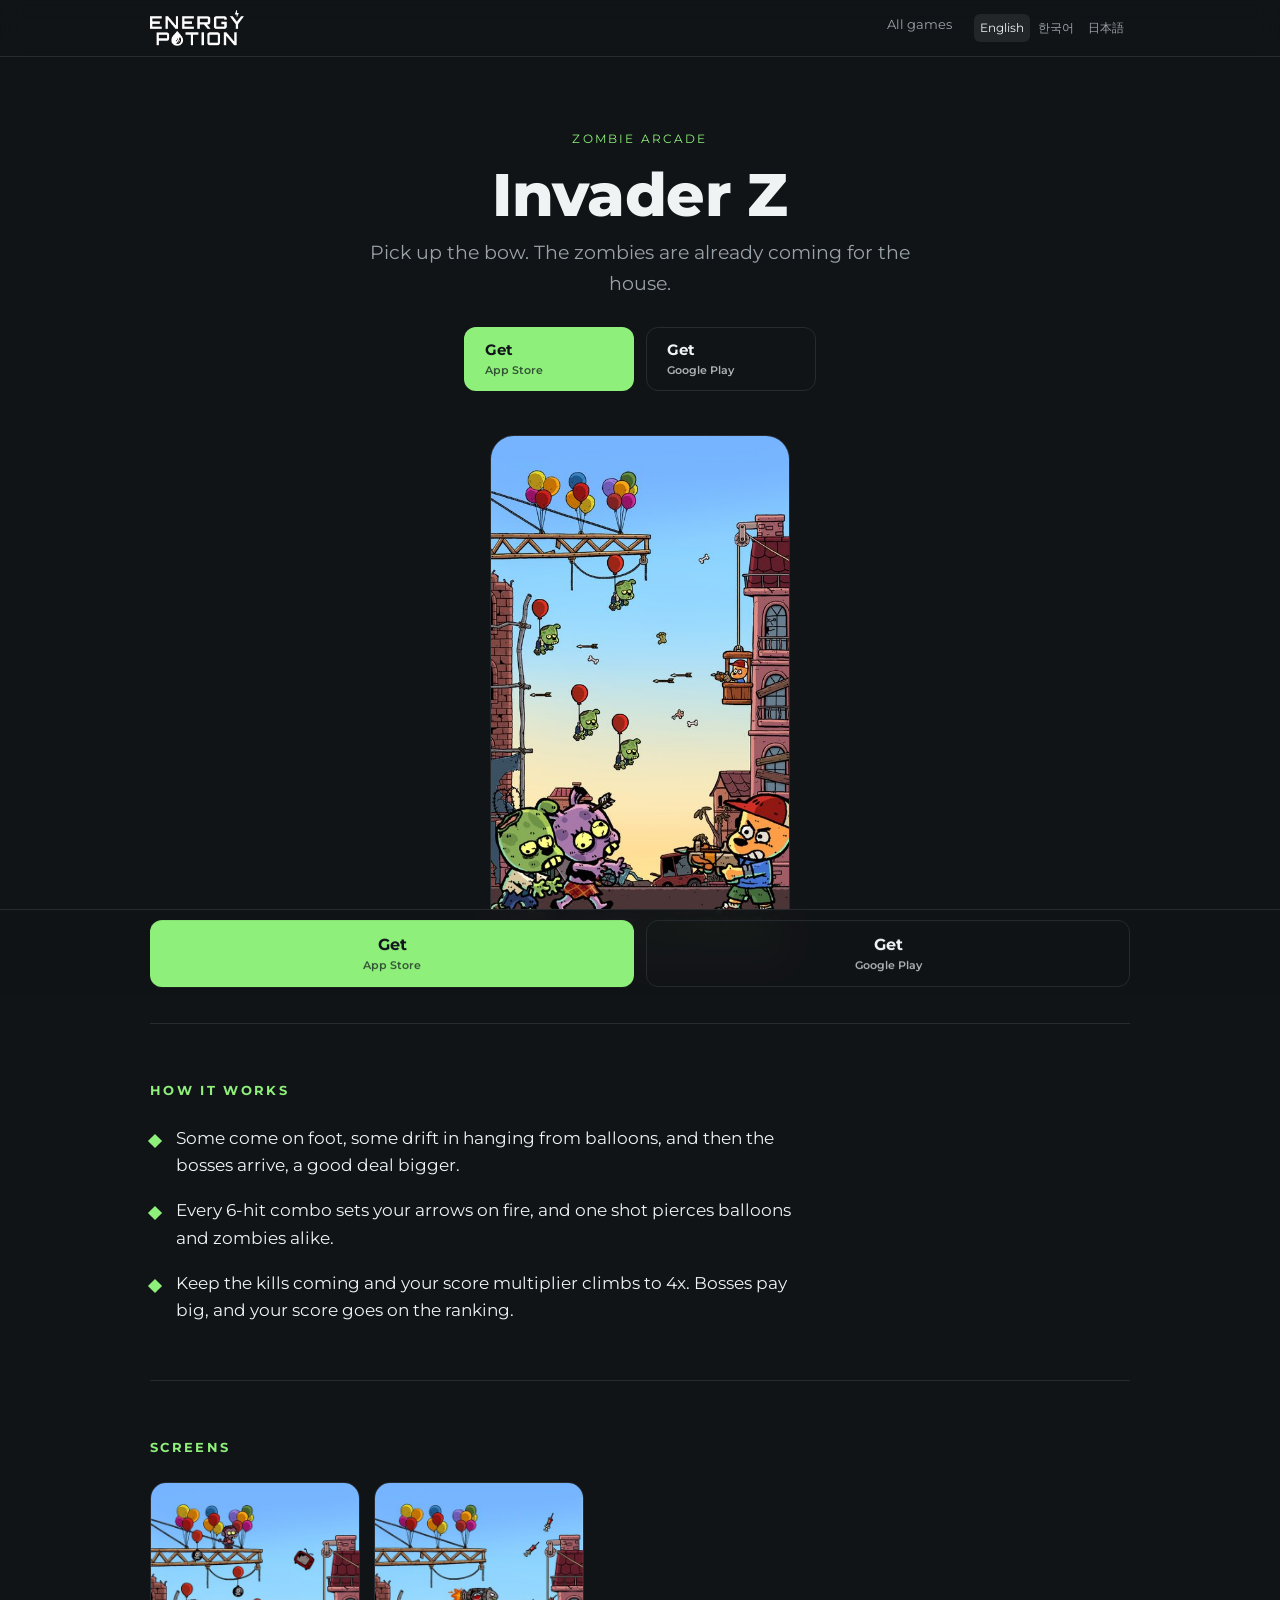
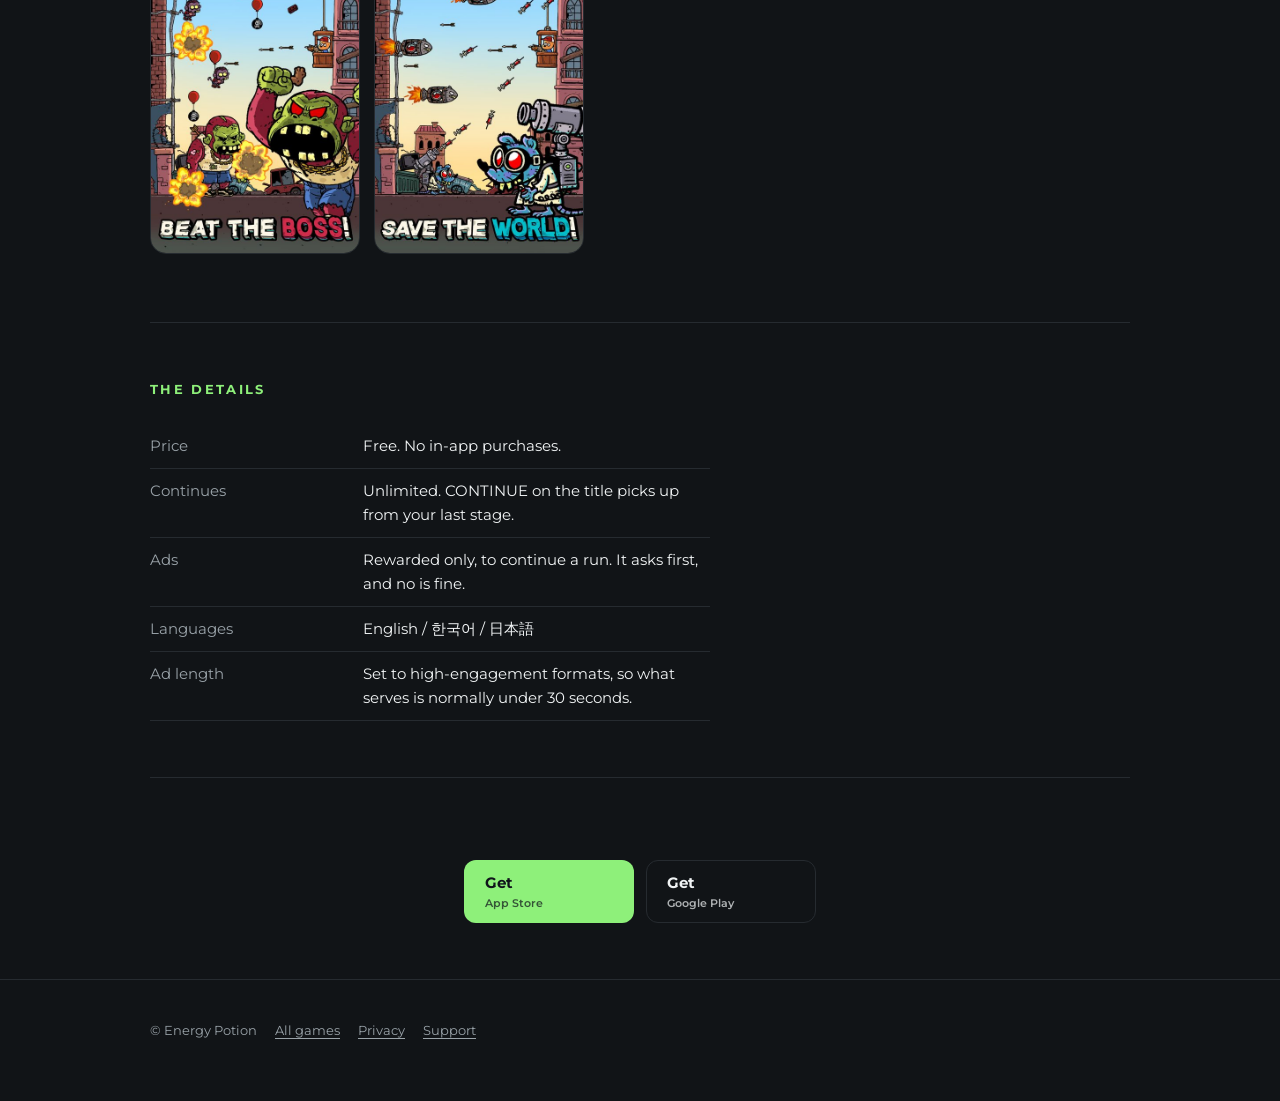
<file: invader-z.html>
<!doctype html>
<html lang="en">
<head>
<meta charset="utf-8">
<meta name="viewport" content="width=device-width,initial-scale=1,viewport-fit=cover">
<title>Invader Z — 활과 좀비</title>
<meta name="description" content="활로 집에 몰려오는 좀비를 막는 아케이드 게임. 무료, 인앱 결제 없음.">

<meta property="og:title" content="Invader Z">
<meta property="og:description" content="활을 듭니다. 좀비들이 이미 집으로 몰려오고 있습니다.">
<meta property="og:image" content="https://energypotioncorp-code.github.io/assets/og/invader-z.png">
<meta property="og:type" content="website">
<meta property="og:url" content="https://energypotioncorp-code.github.io/invader-z.html">
<meta name="twitter:card" content="summary_large_image">

<!-- Runs before anything else on the page: the language has to be known before the
     first paint, and the picture at the top should start downloading now rather than
     after the stylesheet. Order matches ECHO_LANG > es.lang > handset in the game. -->
<script>
(function(){var L=['en','ko','ja'],p=new URLSearchParams(location.search).get('lang'),s=null,n=(navigator.language||'en').slice(0,2),l;
try{s=localStorage.getItem('ep.lang')}catch(e){}
l=L.indexOf(p)>=0?p:L.indexOf(s)>=0?s:L.indexOf(n)>=0?n:'en';
document.documentElement.lang=l;window.EP_LANG=l;window.EP_HERO='assets/shots/invader-z-en-1.jpg';
var k=document.createElement('link');k.rel='preload';k.as='image';k.href=window.EP_HERO;k.fetchPriority='high';document.head.appendChild(k);})();
</script>
<link rel="icon" href="data:,">
<link rel="preconnect" href="https://fonts.googleapis.com">
<link rel="preconnect" href="https://fonts.gstatic.com" crossorigin>
<!-- Not render-blocking: a font on another host must never hold up the first paint. -->
<link rel="preload" as="style" href="https://fonts.googleapis.com/css2?family=Montserrat:wght@600;800&display=swap" onload="this.onload=null;this.rel='stylesheet'">
<noscript><link href="https://fonts.googleapis.com/css2?family=Montserrat:wght@600;800&display=swap" rel="stylesheet"></noscript>
<link rel="stylesheet" href="assets/site.css">
<script defer src="assets/data.js"></script>
<script defer src="assets/shots.js"></script>
<script defer src="assets/site.js"></script>
</head>

<!-- data-app is what tells site.js which entry in data.js this page is. Copy
     this file per game, change that one attribute and the four meta tags. -->
<body data-app="invader-z">

<header class="top">
  <div class="wrap">
    <a class="mark" href="./"><img src="assets/mark.png" width="94" height="36" alt="Energy Potion"></a>
    <nav>
      <a href="./#games" data-ui="allGames">All games</a>
      <span data-lang></span>
    </nav>
  </div>
</header>

<div class="wrap">

  <!-- 1 — the hero. One screen, one job: say what it is and give the button.
          Nothing between the headline and the store link. -->
  <div class="hero">
    <div class="eyebrow" data-app-tag></div>
    <h1>Invader Z</h1>
    <p class="lead" data-app-line></p>
    <div class="stores" data-app-stores></div>

    <!-- 2 — the proof, immediately under the button. In the HTML rather than the
         script so it starts with the page. When there is a clip, swap the img for
         <video autoplay muted loop playsinline>, under 2 MB. -->
    <div class="media">
      <img id="hero-shot" data-slug="invader-z" width="472" height="840" alt="Invader Z" fetchpriority="high" decoding="async">
      <script>document.getElementById('hero-shot').src=window.EP_HERO</script>
    </div>
  </div>

  <!-- 3 — the rule, in three lines. Not features: the thing that makes the
          board interesting. This is what gets quoted in a community thread. -->
  <section>
    <h2 data-ui="howItWorks">How it works</h2>
    <ul class="points" data-app-points></ul>
  </section>

  <!-- 4 — screens. Horizontal scroll on a phone, no lightbox, no carousel JS. -->
  <section>
    <h2 data-ui="shots">Screens</h2>
    <div class="shots" data-app-shots></div>
  </section>

  <!-- 5 — the questions a community reader actually asks before installing,
          answered before they have to ask. Refusing to hide the ad model here
          is worth more than it costs. -->
  <section>
    <h2 data-ui="facts">The details</h2>
    <!-- Rows come from data.js. The two that are true of every game — free,
         and the ad length — are added by the renderer so they read the same on
         all six pages. -->
    <table class="facts" data-app-facts></table>
  </section>

  <!-- 6 — OPTIONAL and worth more than it looks in KR/JP communities: a short
          "how it was made" note, in the developer's own voice, linked out to
          the post you are advertising from. A page that is only an ad reads as
          an ad; a page attached to a dev log reads as a person. -->
  <!-- Unhide once the note is written. Both critics called an
       unwritten section worse than an absent one, and this would have
       shipped with the word TODO on it. -->
  <section hidden>
    <h2>개발 노트</h2>
    <p style="color:var(--ink-dim);max-width:60ch;margin:0">
      TODO — two or three sentences, first person, plus a link to the fuller
      post. What made this one worth making, in the developer's own voice.
    </p>
  </section>

  <!-- 7 — the button again, at the bottom, for the reader who scrolled. -->
  <section style="text-align:center">
    <div class="stores" data-app-stores-foot></div>
  </section>

</div>

<footer>
  <div class="wrap">
    <span>© Energy Potion</span>
    <a href="./#games" data-ui="allGames">All games</a>
    <a href="#" data-privacy data-ui="privacy">Privacy</a>
    <a href="#" data-support data-ui="support">Support</a>
  </div>
</footer>

<!-- the bar that appears once the hero's buttons have scrolled off -->
<div class="sticky" data-sticky>
  <div class="wrap"><div class="stores" data-app-stores-foot></div></div>
</div>

</body>
</html>
</file>
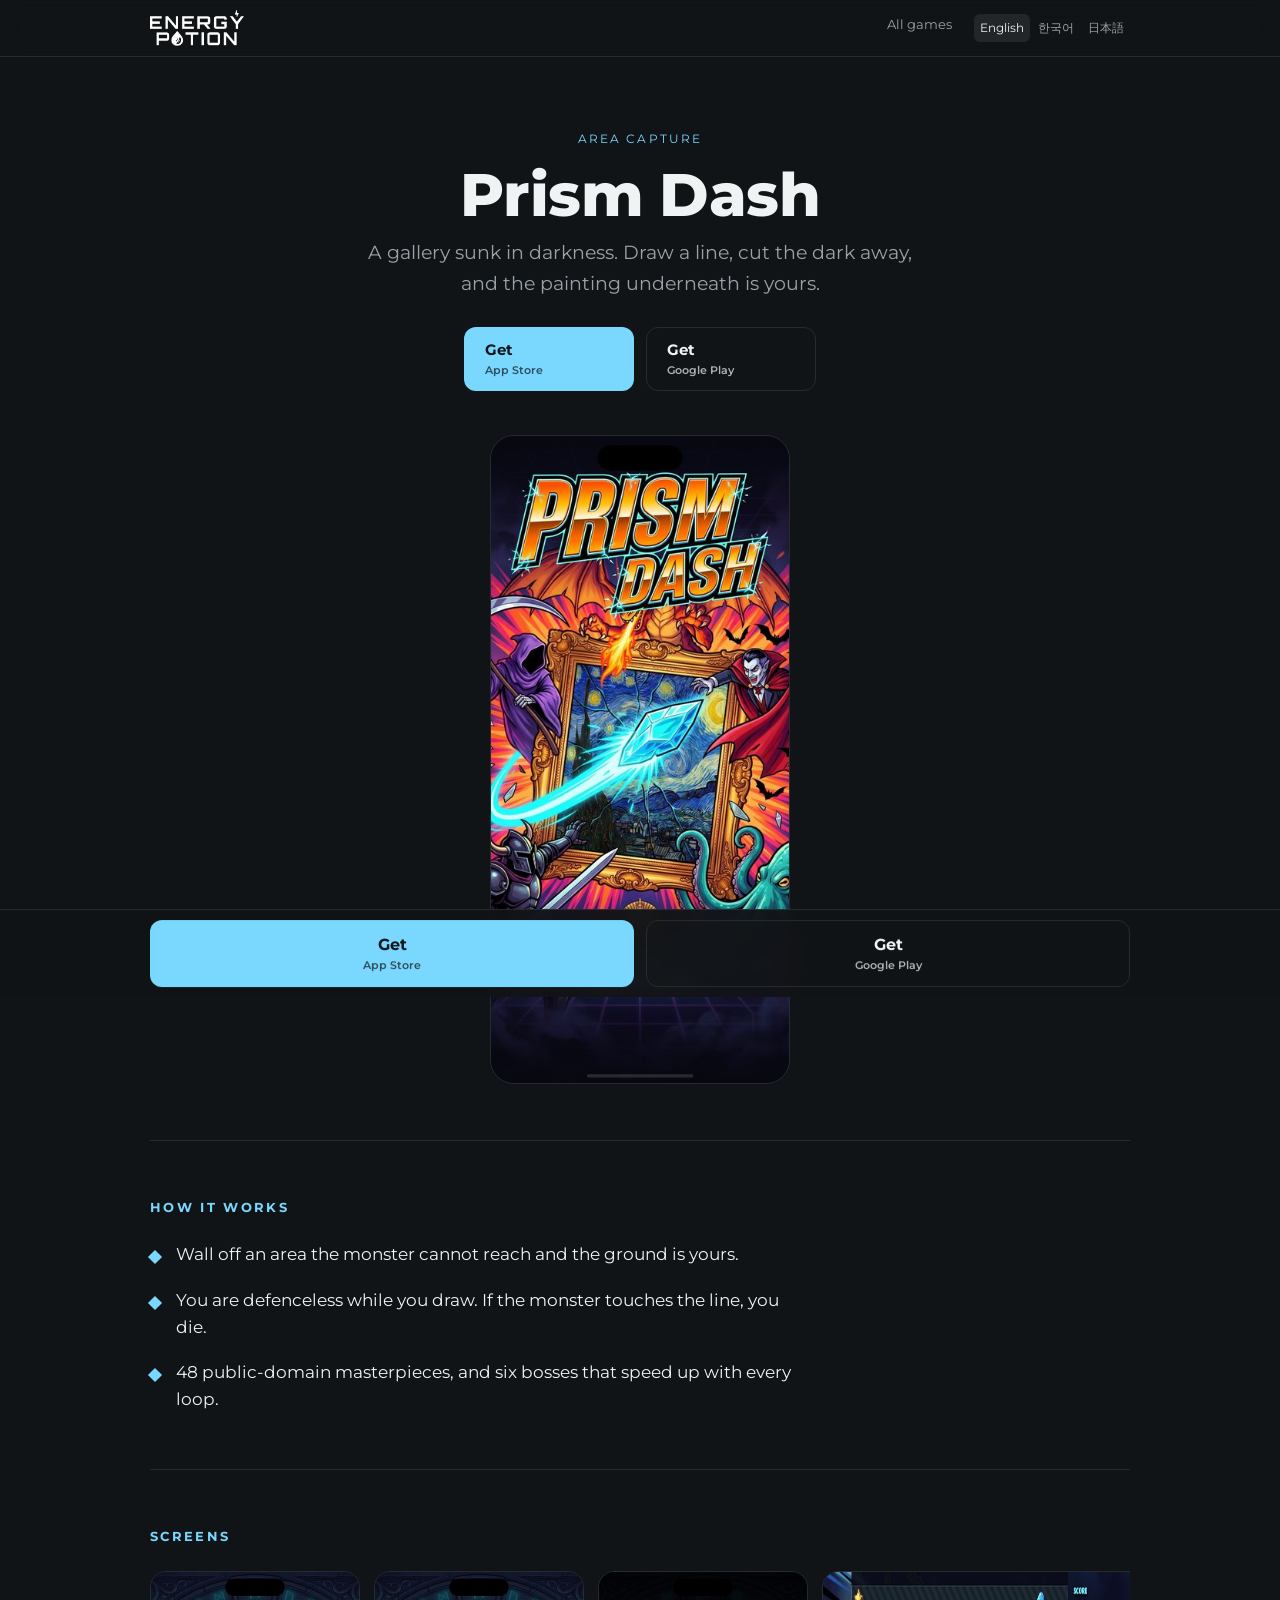
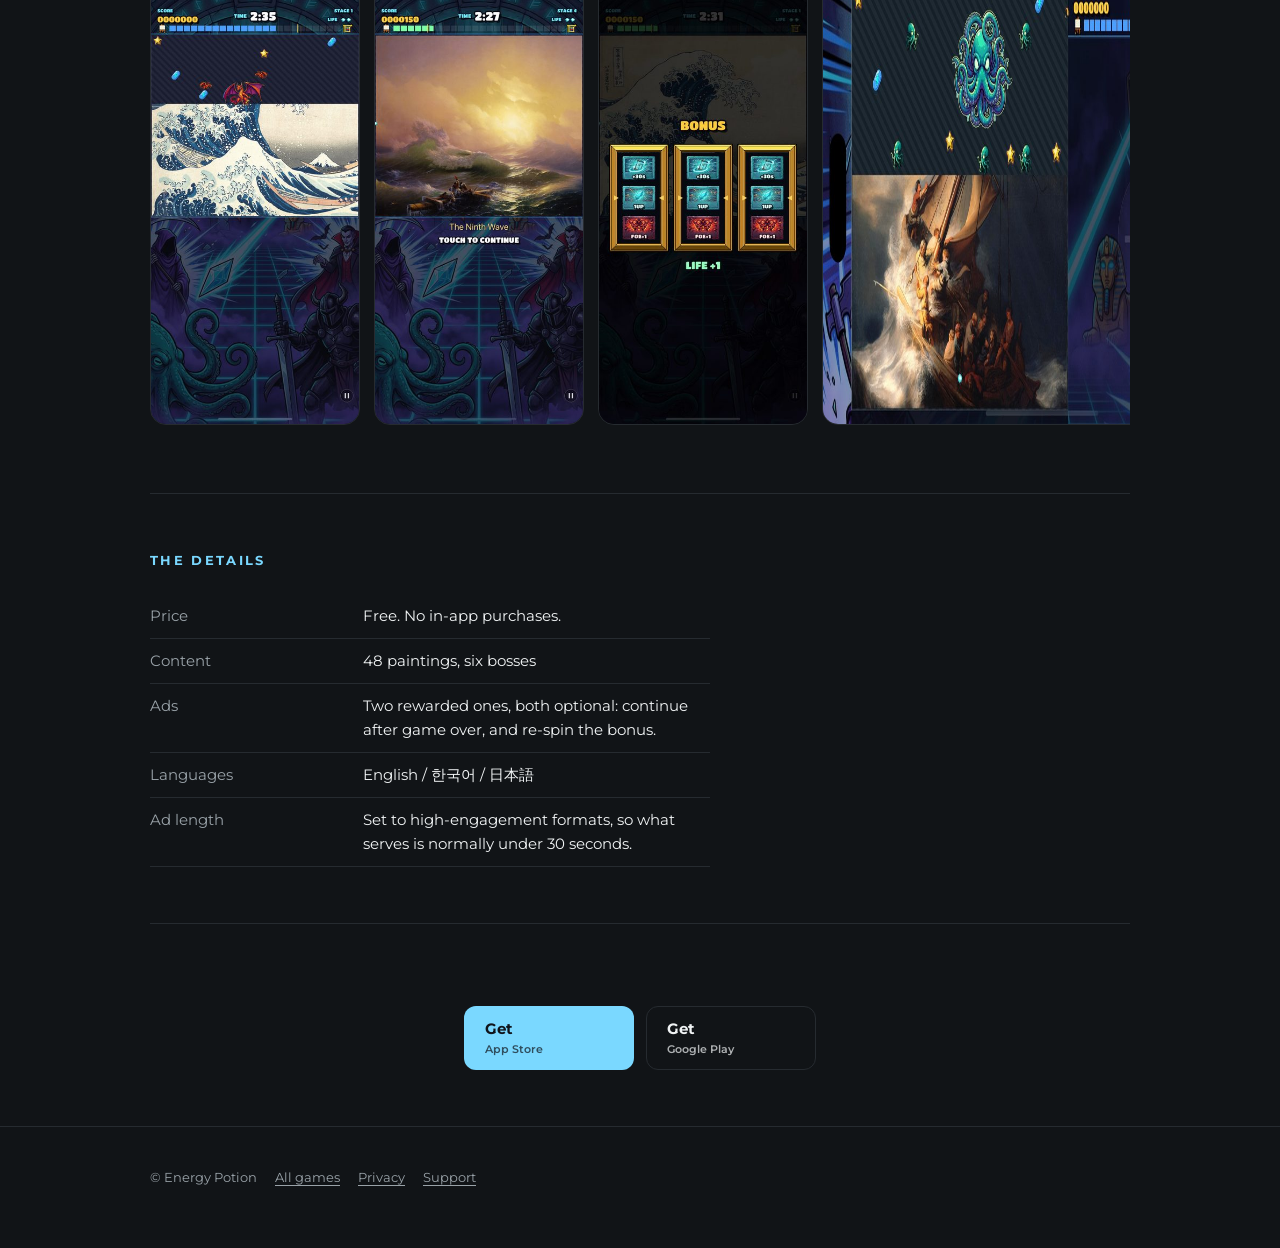
<file: prism-dash.html>
<!doctype html>
<html lang="en">
<head>
<meta charset="utf-8">
<meta name="viewport" content="width=device-width,initial-scale=1,viewport-fit=cover">
<title>Prism Dash — 어둠 속의 명화</title>
<meta name="description" content="선을 그어 어둠을 잘라내면 명화가 드러나는 영역 확보 게임. 무료, 인앱 결제 없음.">

<meta property="og:title" content="Prism Dash">
<meta property="og:description" content="어둠에 잠긴 미술관. 선을 그어 어둠을 잘라내면 덮여 있던 명화가 드러납니다.">
<meta property="og:image" content="https://energypotioncorp-code.github.io/assets/og/prism-dash.png">
<meta property="og:type" content="website">
<meta property="og:url" content="https://energypotioncorp-code.github.io/prism-dash.html">
<meta name="twitter:card" content="summary_large_image">

<!-- Runs before anything else on the page: the language has to be known before the
     first paint, and the picture at the top should start downloading now rather than
     after the stylesheet. Order matches ECHO_LANG > es.lang > handset in the game. -->
<script>
(function(){var L=['en','ko','ja'],p=new URLSearchParams(location.search).get('lang'),s=null,n=(navigator.language||'en').slice(0,2),l;
try{s=localStorage.getItem('ep.lang')}catch(e){}
l=L.indexOf(p)>=0?p:L.indexOf(s)>=0?s:L.indexOf(n)>=0?n:'en';
document.documentElement.lang=l;window.EP_LANG=l;window.EP_HERO='assets/shots/prism-dash-'+l+'-1.jpg';
var k=document.createElement('link');k.rel='preload';k.as='image';k.href=window.EP_HERO;k.fetchPriority='high';document.head.appendChild(k);})();
</script>
<link rel="icon" href="data:,">
<link rel="preconnect" href="https://fonts.googleapis.com">
<link rel="preconnect" href="https://fonts.gstatic.com" crossorigin>
<!-- Not render-blocking: a font on another host must never hold up the first paint. -->
<link rel="preload" as="style" href="https://fonts.googleapis.com/css2?family=Montserrat:wght@600;800&display=swap" onload="this.onload=null;this.rel='stylesheet'">
<noscript><link href="https://fonts.googleapis.com/css2?family=Montserrat:wght@600;800&display=swap" rel="stylesheet"></noscript>
<link rel="stylesheet" href="assets/site.css">
<script defer src="assets/data.js"></script>
<script defer src="assets/shots.js"></script>
<script defer src="assets/site.js"></script>
</head>

<!-- data-app is what tells site.js which entry in data.js this page is. Copy
     this file per game, change that one attribute and the four meta tags. -->
<body data-app="prism-dash">

<header class="top">
  <div class="wrap">
    <a class="mark" href="./"><img src="assets/mark.png" width="94" height="36" alt="Energy Potion"></a>
    <nav>
      <a href="./#games" data-ui="allGames">All games</a>
      <span data-lang></span>
    </nav>
  </div>
</header>

<div class="wrap">

  <!-- 1 — the hero. One screen, one job: say what it is and give the button.
          Nothing between the headline and the store link. -->
  <div class="hero">
    <div class="eyebrow" data-app-tag></div>
    <h1>Prism Dash</h1>
    <p class="lead" data-app-line></p>
    <div class="stores" data-app-stores></div>

    <!-- 2 — the proof, immediately under the button. In the HTML rather than the
         script so it starts with the page. When there is a clip, swap the img for
         <video autoplay muted loop playsinline>, under 2 MB. -->
    <div class="media">
      <img id="hero-shot" data-slug="prism-dash" width="387" height="840" alt="Prism Dash" fetchpriority="high" decoding="async">
      <script>document.getElementById('hero-shot').src=window.EP_HERO</script>
    </div>
  </div>

  <!-- 3 — the rule, in three lines. Not features: the thing that makes the
          board interesting. This is what gets quoted in a community thread. -->
  <section>
    <h2 data-ui="howItWorks">How it works</h2>
    <ul class="points" data-app-points></ul>
  </section>

  <!-- 4 — screens. Horizontal scroll on a phone, no lightbox, no carousel JS. -->
  <section>
    <h2 data-ui="shots">Screens</h2>
    <div class="shots" data-app-shots></div>
  </section>

  <!-- 5 — the questions a community reader actually asks before installing,
          answered before they have to ask. Refusing to hide the ad model here
          is worth more than it costs. -->
  <section>
    <h2 data-ui="facts">The details</h2>
    <!-- Rows come from data.js. The two that are true of every game — free,
         and the ad length — are added by the renderer so they read the same on
         all six pages. -->
    <table class="facts" data-app-facts></table>
  </section>

  <!-- 6 — OPTIONAL and worth more than it looks in KR/JP communities: a short
          "how it was made" note, in the developer's own voice, linked out to
          the post you are advertising from. A page that is only an ad reads as
          an ad; a page attached to a dev log reads as a person. -->
  <!-- Unhide once the note is written. Both critics called an
       unwritten section worse than an absent one, and this would have
       shipped with the word TODO on it. -->
  <section hidden>
    <h2>개발 노트</h2>
    <p style="color:var(--ink-dim);max-width:60ch;margin:0">
      TODO — two or three sentences, first person, plus a link to the fuller
      post. What made this one worth making, in the developer's own voice.
    </p>
  </section>

  <!-- 7 — the button again, at the bottom, for the reader who scrolled. -->
  <section style="text-align:center">
    <div class="stores" data-app-stores-foot></div>
  </section>

</div>

<footer>
  <div class="wrap">
    <span>© Energy Potion</span>
    <a href="./#games" data-ui="allGames">All games</a>
    <a href="#" data-privacy data-ui="privacy">Privacy</a>
    <a href="#" data-support data-ui="support">Support</a>
  </div>
</footer>

<!-- the bar that appears once the hero's buttons have scrolled off -->
<div class="sticky" data-sticky>
  <div class="wrap"><div class="stores" data-app-stores-foot></div></div>
</div>

</body>
</html>
</file>
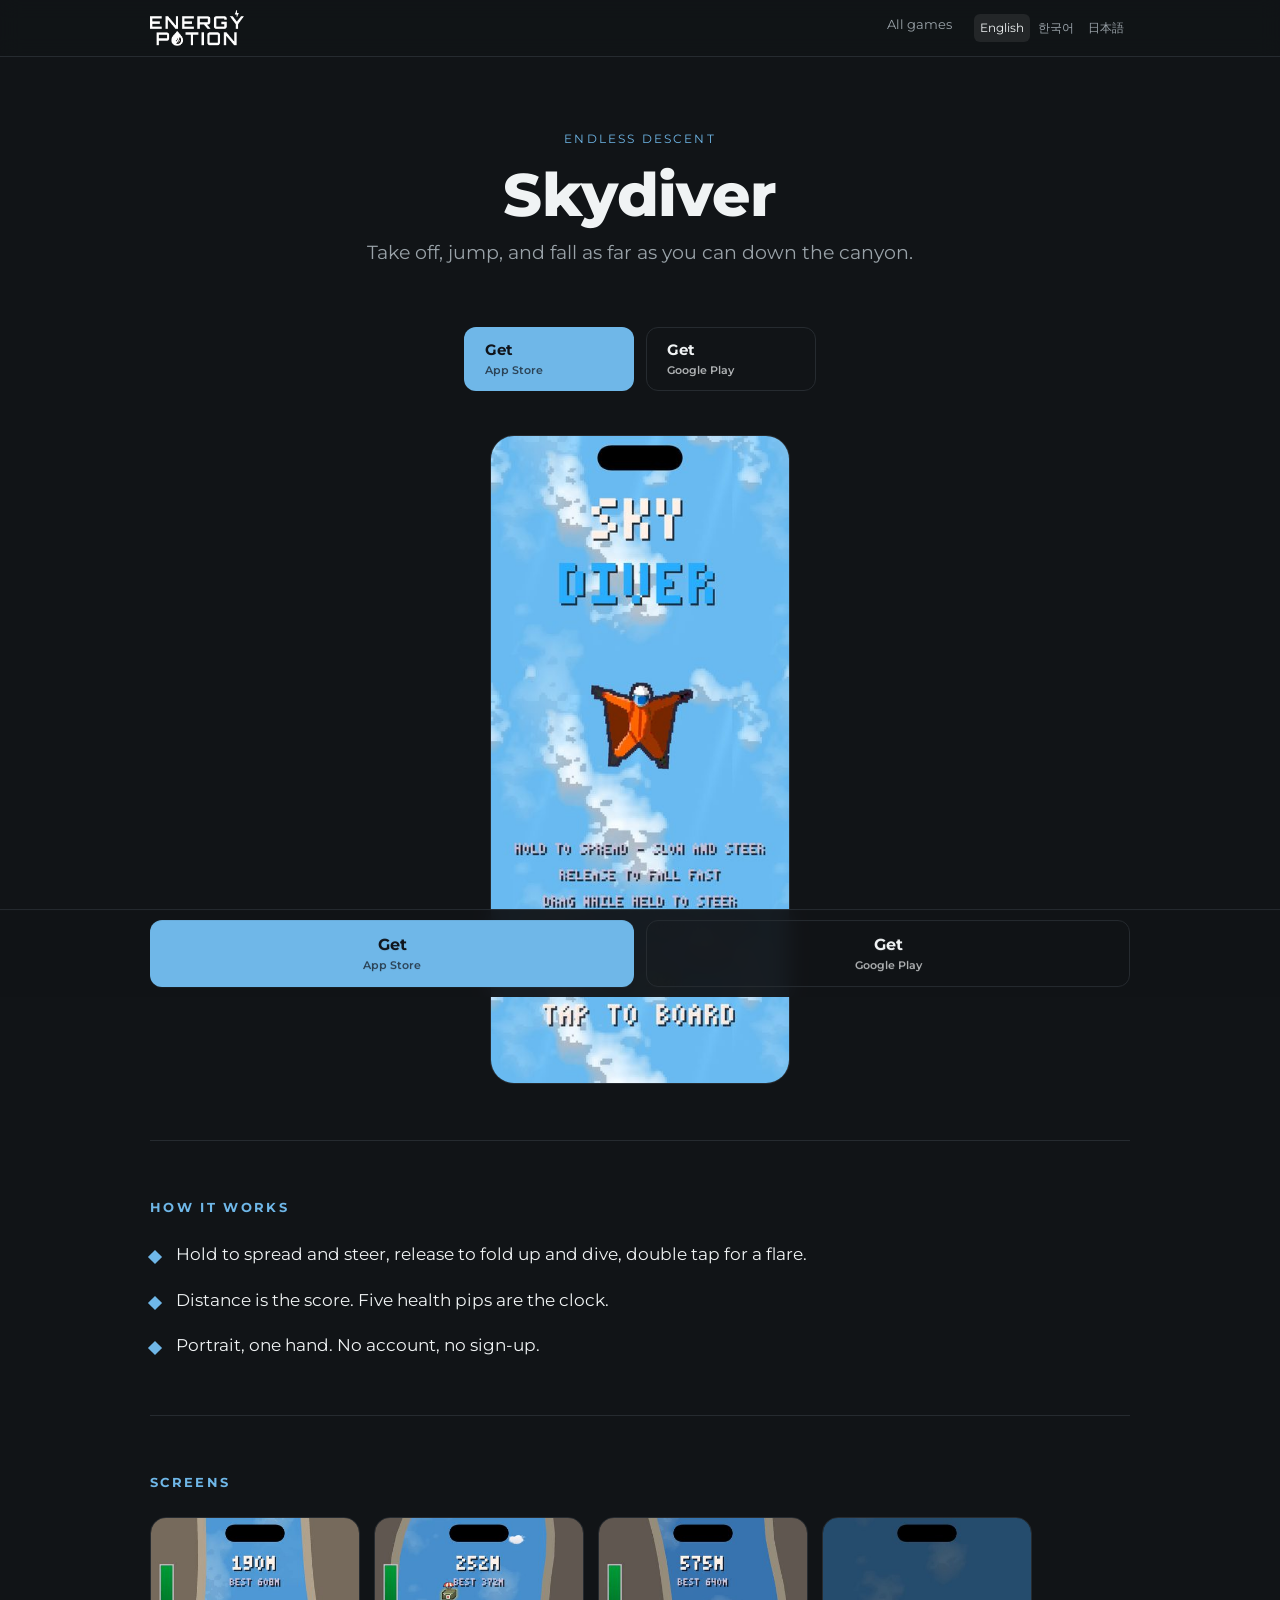
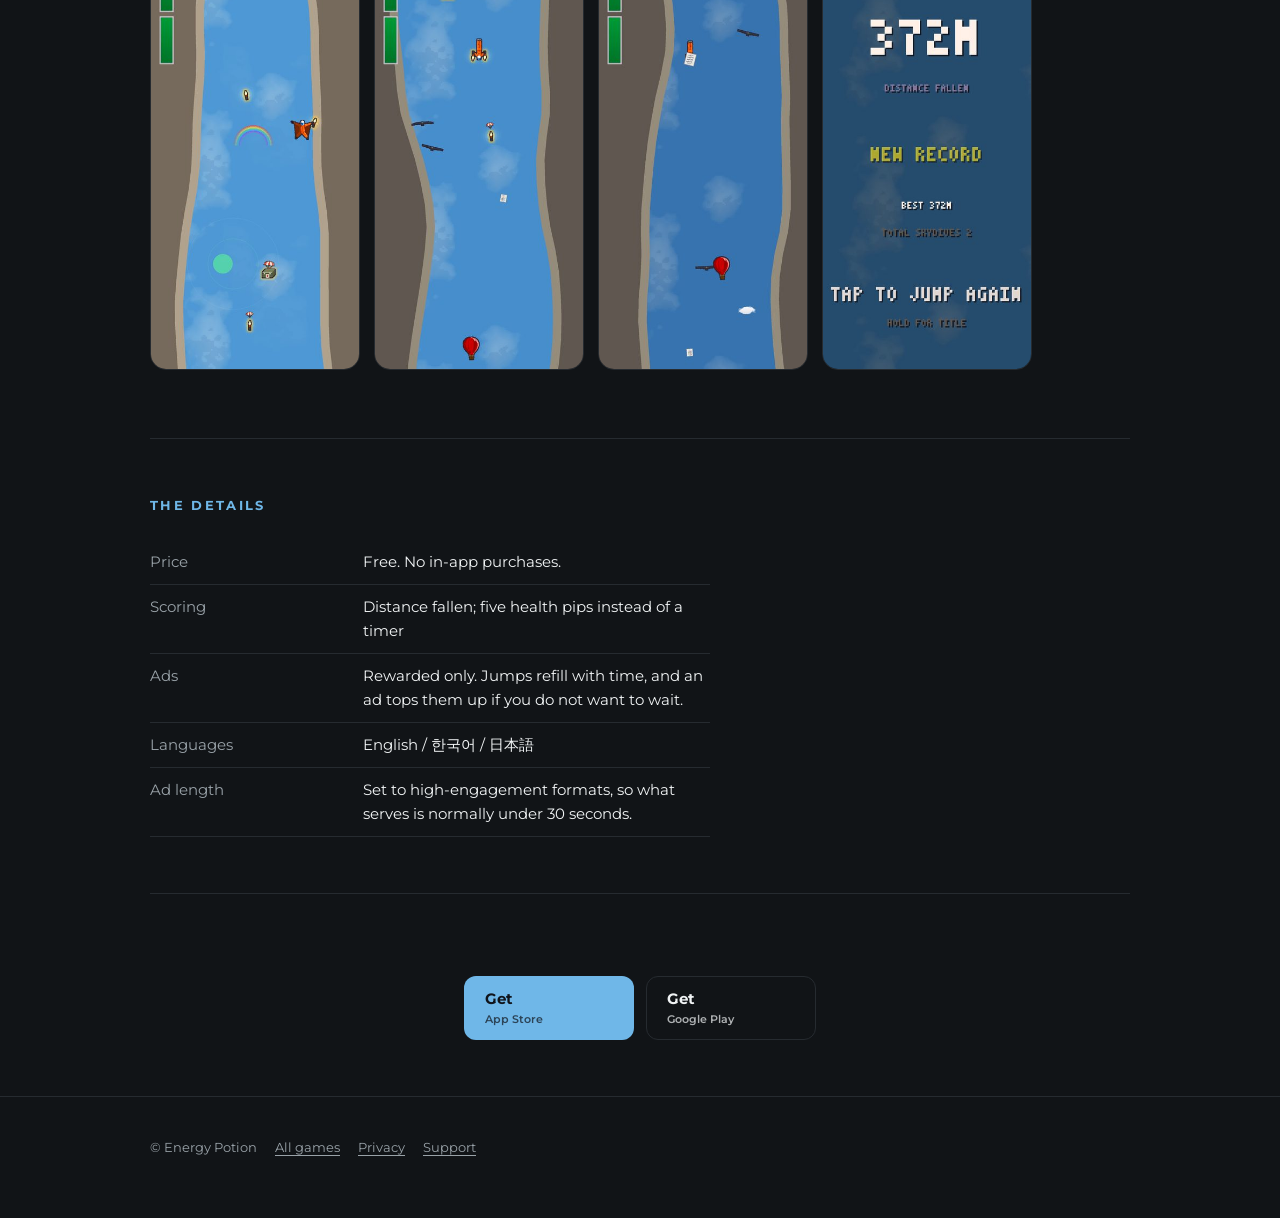
<file: skydiver.html>
<!doctype html>
<html lang="en">
<head>
<meta charset="utf-8">
<meta name="viewport" content="width=device-width,initial-scale=1,viewport-fit=cover">
<title>Skydiver — 협곡 아래로</title>
<meta name="description" content="경비행기에서 뛰어내려 협곡 아래로 떨어지는 엔들리스 낙하 게임. 무료, 인앱 결제 없음.">

<meta property="og:title" content="Skydiver">
<meta property="og:description" content="경비행기에서 뛰어내려, 협곡 아래로 갈 수 있는 데까지 떨어집니다.">
<meta property="og:image" content="https://energypotioncorp-code.github.io/assets/og/skydiver.png">
<meta property="og:type" content="website">
<meta property="og:url" content="https://energypotioncorp-code.github.io/skydiver.html">
<meta name="twitter:card" content="summary_large_image">

<!-- Runs before anything else on the page: the language has to be known before the
     first paint, and the picture at the top should start downloading now rather than
     after the stylesheet. Order matches ECHO_LANG > es.lang > handset in the game. -->
<script>
(function(){var L=['en','ko','ja'],p=new URLSearchParams(location.search).get('lang'),s=null,n=(navigator.language||'en').slice(0,2),l;
try{s=localStorage.getItem('ep.lang')}catch(e){}
l=L.indexOf(p)>=0?p:L.indexOf(s)>=0?s:L.indexOf(n)>=0?n:'en';
document.documentElement.lang=l;window.EP_LANG=l;window.EP_HERO='assets/shots/skydiver-'+l+'-1.jpg';
var k=document.createElement('link');k.rel='preload';k.as='image';k.href=window.EP_HERO;k.fetchPriority='high';document.head.appendChild(k);})();
</script>
<link rel="icon" href="data:,">
<link rel="preconnect" href="https://fonts.googleapis.com">
<link rel="preconnect" href="https://fonts.gstatic.com" crossorigin>
<!-- Not render-blocking: a font on another host must never hold up the first paint. -->
<link rel="preload" as="style" href="https://fonts.googleapis.com/css2?family=Montserrat:wght@600;800&display=swap" onload="this.onload=null;this.rel='stylesheet'">
<noscript><link href="https://fonts.googleapis.com/css2?family=Montserrat:wght@600;800&display=swap" rel="stylesheet"></noscript>
<link rel="stylesheet" href="assets/site.css">
<script defer src="assets/data.js"></script>
<script defer src="assets/shots.js"></script>
<script defer src="assets/site.js"></script>
</head>

<!-- data-app is what tells site.js which entry in data.js this page is. Copy
     this file per game, change that one attribute and the four meta tags. -->
<body data-app="skydiver">

<header class="top">
  <div class="wrap">
    <a class="mark" href="./"><img src="assets/mark.png" width="94" height="36" alt="Energy Potion"></a>
    <nav>
      <a href="./#games" data-ui="allGames">All games</a>
      <span data-lang></span>
    </nav>
  </div>
</header>

<div class="wrap">

  <!-- 1 — the hero. One screen, one job: say what it is and give the button.
          Nothing between the headline and the store link. -->
  <div class="hero">
    <div class="eyebrow" data-app-tag></div>
    <h1>Skydiver</h1>
    <p class="lead" data-app-line></p>
    <div class="stores" data-app-stores></div>

    <!-- 2 — the proof, immediately under the button. In the HTML rather than the
         script so it starts with the page. When there is a clip, swap the img for
         <video autoplay muted loop playsinline>, under 2 MB. -->
    <div class="media">
      <img id="hero-shot" data-slug="skydiver" width="387" height="840" alt="Skydiver" fetchpriority="high" decoding="async">
      <script>document.getElementById('hero-shot').src=window.EP_HERO</script>
    </div>
  </div>

  <!-- 3 — the rule, in three lines. Not features: the thing that makes the
          board interesting. This is what gets quoted in a community thread. -->
  <section>
    <h2 data-ui="howItWorks">How it works</h2>
    <ul class="points" data-app-points></ul>
  </section>

  <!-- 4 — screens. Horizontal scroll on a phone, no lightbox, no carousel JS. -->
  <section>
    <h2 data-ui="shots">Screens</h2>
    <div class="shots" data-app-shots></div>
  </section>

  <!-- 5 — the questions a community reader actually asks before installing,
          answered before they have to ask. Refusing to hide the ad model here
          is worth more than it costs. -->
  <section>
    <h2 data-ui="facts">The details</h2>
    <!-- Rows come from data.js. The two that are true of every game — free,
         and the ad length — are added by the renderer so they read the same on
         all six pages. -->
    <table class="facts" data-app-facts></table>
  </section>

  <!-- 6 — OPTIONAL and worth more than it looks in KR/JP communities: a short
          "how it was made" note, in the developer's own voice, linked out to
          the post you are advertising from. A page that is only an ad reads as
          an ad; a page attached to a dev log reads as a person. -->
  <!-- Unhide once the note is written. Both critics called an
       unwritten section worse than an absent one, and this would have
       shipped with the word TODO on it. -->
  <section hidden>
    <h2>개발 노트</h2>
    <p style="color:var(--ink-dim);max-width:60ch;margin:0">
      TODO — two or three sentences, first person, plus a link to the fuller
      post. What made this one worth making, in the developer's own voice.
    </p>
  </section>

  <!-- 7 — the button again, at the bottom, for the reader who scrolled. -->
  <section style="text-align:center">
    <div class="stores" data-app-stores-foot></div>
  </section>

</div>

<footer>
  <div class="wrap">
    <span>© Energy Potion</span>
    <a href="./#games" data-ui="allGames">All games</a>
    <a href="#" data-privacy data-ui="privacy">Privacy</a>
    <a href="#" data-support data-ui="support">Support</a>
  </div>
</footer>

<!-- the bar that appears once the hero's buttons have scrolled off -->
<div class="sticky" data-sticky>
  <div class="wrap"><div class="stores" data-app-stores-foot></div></div>
</div>

</body>
</html>
</file>
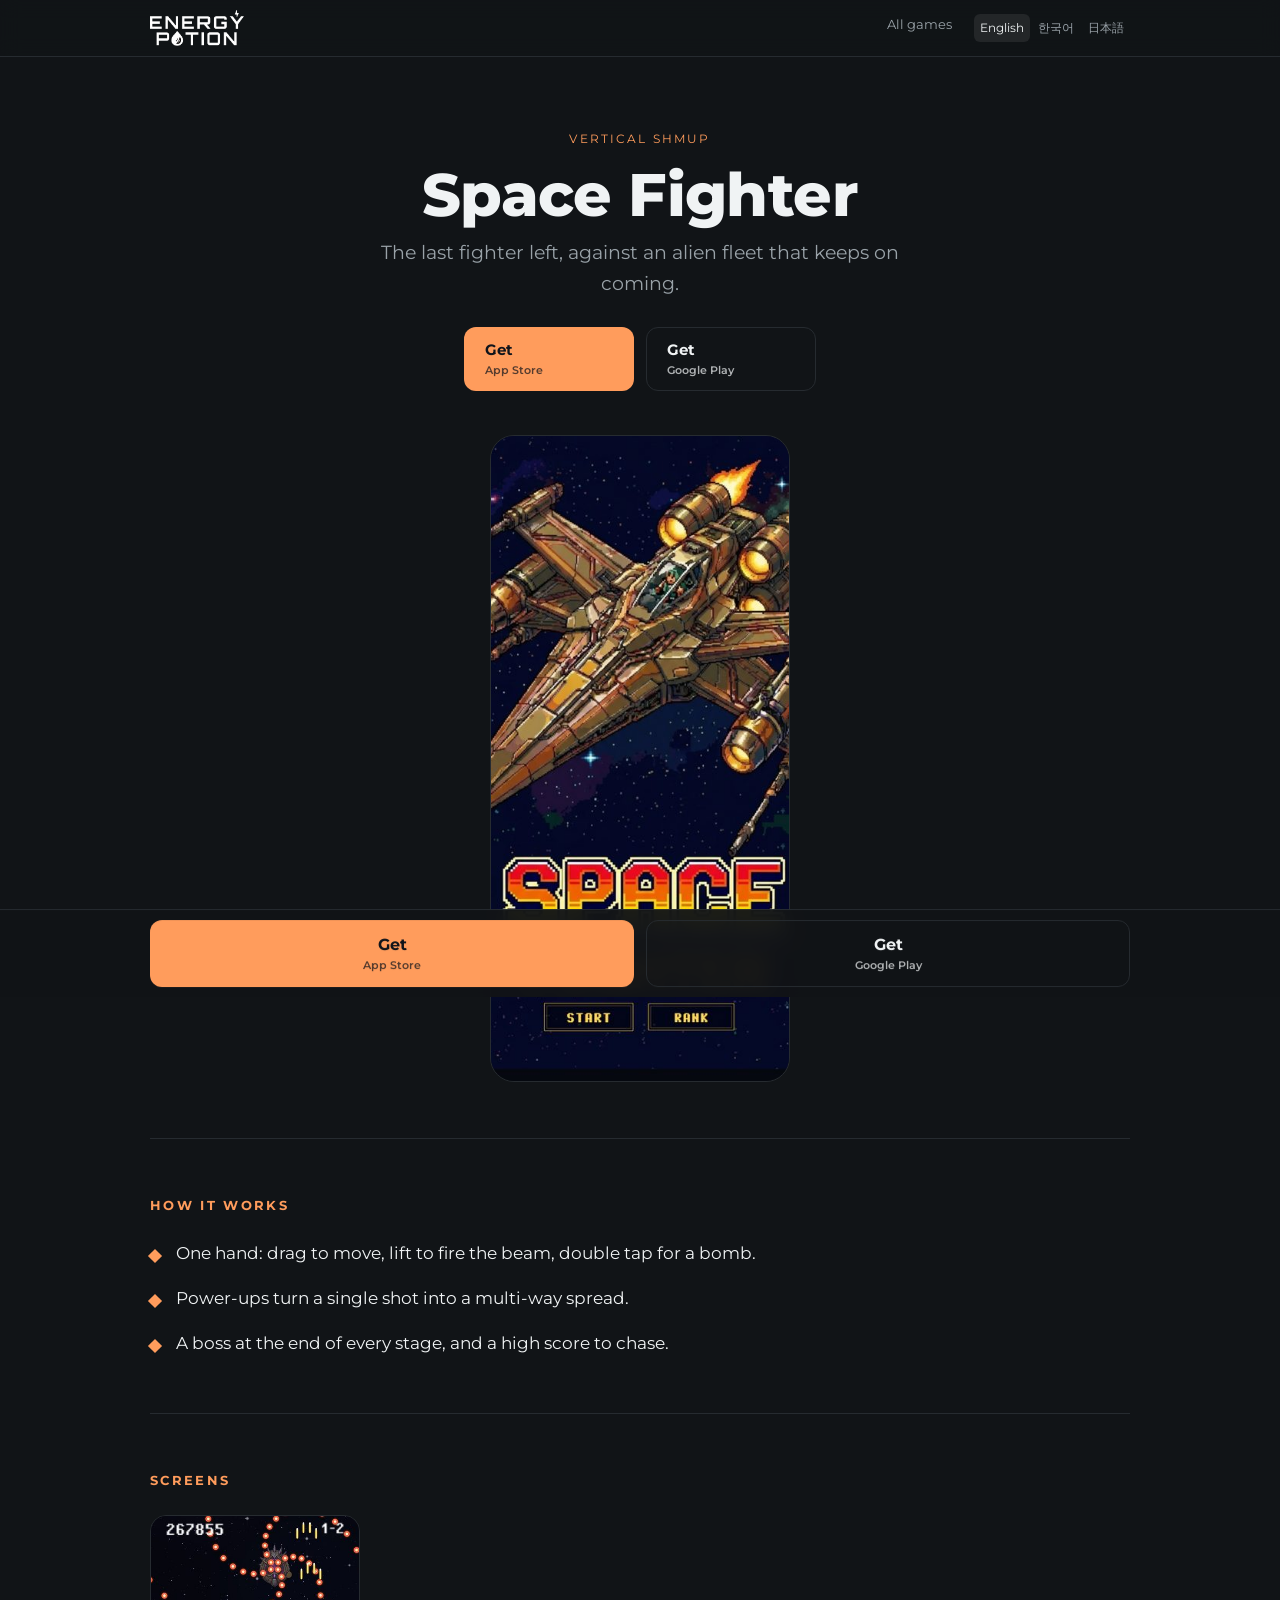
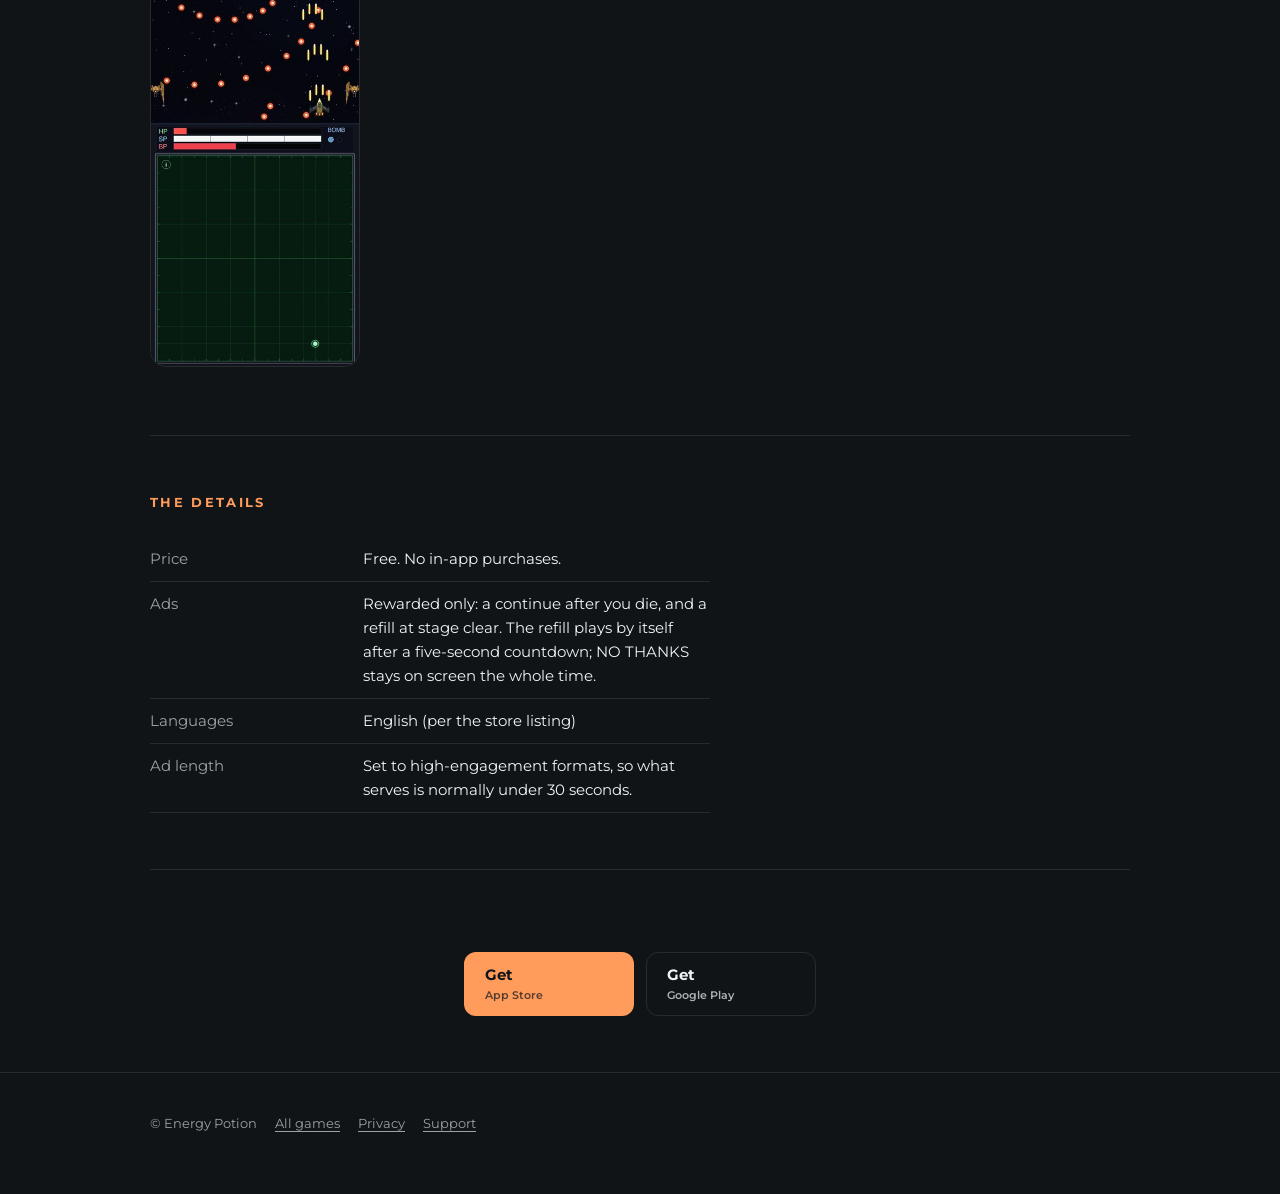
<file: space-fighter.html>
<!doctype html>
<html lang="en">
<head>
<meta charset="utf-8">
<meta name="viewport" content="width=device-width,initial-scale=1,viewport-fit=cover">
<title>Space Fighter — 마지막 전투기</title>
<meta name="description" content="홀로 남은 전투기로 외계 침략군에 맞서는 종스크롤 슈팅. 무료, 인앱 결제 없음.">

<meta property="og:title" content="Space Fighter">
<meta property="og:description" content="홀로 남은 전투기로, 끝없이 밀려오는 외계 침략군에 맞섭니다.">
<meta property="og:image" content="https://energypotioncorp-code.github.io/assets/og/space-fighter.png">
<meta property="og:type" content="website">
<meta property="og:url" content="https://energypotioncorp-code.github.io/space-fighter.html">
<meta name="twitter:card" content="summary_large_image">

<!-- Runs before anything else on the page: the language has to be known before the
     first paint, and the picture at the top should start downloading now rather than
     after the stylesheet. Order matches ECHO_LANG > es.lang > handset in the game. -->
<script>
(function(){var L=['en','ko','ja'],p=new URLSearchParams(location.search).get('lang'),s=null,n=(navigator.language||'en').slice(0,2),l;
try{s=localStorage.getItem('ep.lang')}catch(e){}
l=L.indexOf(p)>=0?p:L.indexOf(s)>=0?s:L.indexOf(n)>=0?n:'en';
document.documentElement.lang=l;window.EP_LANG=l;window.EP_HERO='assets/shots/space-fighter-en-1.jpg';
var k=document.createElement('link');k.rel='preload';k.as='image';k.href=window.EP_HERO;k.fetchPriority='high';document.head.appendChild(k);})();
</script>
<link rel="icon" href="data:,">
<link rel="preconnect" href="https://fonts.googleapis.com">
<link rel="preconnect" href="https://fonts.gstatic.com" crossorigin>
<!-- Not render-blocking: a font on another host must never hold up the first paint. -->
<link rel="preload" as="style" href="https://fonts.googleapis.com/css2?family=Montserrat:wght@600;800&display=swap" onload="this.onload=null;this.rel='stylesheet'">
<noscript><link href="https://fonts.googleapis.com/css2?family=Montserrat:wght@600;800&display=swap" rel="stylesheet"></noscript>
<link rel="stylesheet" href="assets/site.css">
<script defer src="assets/data.js"></script>
<script defer src="assets/shots.js"></script>
<script defer src="assets/site.js"></script>
</head>

<!-- data-app is what tells site.js which entry in data.js this page is. Copy
     this file per game, change that one attribute and the four meta tags. -->
<body data-app="space-fighter">

<header class="top">
  <div class="wrap">
    <a class="mark" href="./"><img src="assets/mark.png" width="94" height="36" alt="Energy Potion"></a>
    <nav>
      <a href="./#games" data-ui="allGames">All games</a>
      <span data-lang></span>
    </nav>
  </div>
</header>

<div class="wrap">

  <!-- 1 — the hero. One screen, one job: say what it is and give the button.
          Nothing between the headline and the store link. -->
  <div class="hero">
    <div class="eyebrow" data-app-tag></div>
    <h1>Space Fighter</h1>
    <p class="lead" data-app-line></p>
    <div class="stores" data-app-stores></div>

    <!-- 2 — the proof, immediately under the button. In the HTML rather than the
         script so it starts with the page. When there is a clip, swap the img for
         <video autoplay muted loop playsinline>, under 2 MB. -->
    <div class="media">
      <img id="hero-shot" data-slug="space-fighter" width="388" height="840" alt="Space Fighter" fetchpriority="high" decoding="async">
      <script>document.getElementById('hero-shot').src=window.EP_HERO</script>
    </div>
  </div>

  <!-- 3 — the rule, in three lines. Not features: the thing that makes the
          board interesting. This is what gets quoted in a community thread. -->
  <section>
    <h2 data-ui="howItWorks">How it works</h2>
    <ul class="points" data-app-points></ul>
  </section>

  <!-- 4 — screens. Horizontal scroll on a phone, no lightbox, no carousel JS. -->
  <section>
    <h2 data-ui="shots">Screens</h2>
    <div class="shots" data-app-shots></div>
  </section>

  <!-- 5 — the questions a community reader actually asks before installing,
          answered before they have to ask. Refusing to hide the ad model here
          is worth more than it costs. -->
  <section>
    <h2 data-ui="facts">The details</h2>
    <!-- Rows come from data.js. The two that are true of every game — free,
         and the ad length — are added by the renderer so they read the same on
         all six pages. -->
    <table class="facts" data-app-facts></table>
  </section>

  <!-- 6 — OPTIONAL and worth more than it looks in KR/JP communities: a short
          "how it was made" note, in the developer's own voice, linked out to
          the post you are advertising from. A page that is only an ad reads as
          an ad; a page attached to a dev log reads as a person. -->
  <!-- Unhide once the note is written. Both critics called an
       unwritten section worse than an absent one, and this would have
       shipped with the word TODO on it. -->
  <section hidden>
    <h2>개발 노트</h2>
    <p style="color:var(--ink-dim);max-width:60ch;margin:0">
      TODO — two or three sentences, first person, plus a link to the fuller
      post. What made this one worth making, in the developer's own voice.
    </p>
  </section>

  <!-- 7 — the button again, at the bottom, for the reader who scrolled. -->
  <section style="text-align:center">
    <div class="stores" data-app-stores-foot></div>
  </section>

</div>

<footer>
  <div class="wrap">
    <span>© Energy Potion</span>
    <a href="./#games" data-ui="allGames">All games</a>
    <a href="#" data-privacy data-ui="privacy">Privacy</a>
    <a href="#" data-support data-ui="support">Support</a>
  </div>
</footer>

<!-- the bar that appears once the hero's buttons have scrolled off -->
<div class="sticky" data-sticky>
  <div class="wrap"><div class="stores" data-app-stores-foot></div></div>
</div>

</body>
</html>
</file>
<file: assets/site.css>
/* Colour lives here, the way it lives in Palette.h — nothing below sets a
   literal that an app's own accent should be setting.

   The ground was Echo Step's own sky, because this page began as that game's
   landing page. It is a catalogue now, and a catalogue standing on one of its
   six games' palettes is that game's page with five guests on it: the teal
   fights CatchCatch's yellow and Space Fighter's orange, and every one of
   the six stops looking like its own thing.

   So the ground is neutral and the colour belongs to the games. Each block and
   each summary row sets --accent inline from data.js; the chrome around them
   inherits the pale default below and stays monochrome, which is what lets six
   accents sit on one page without arguing. */

:root{
  --bg:#111417;          /* deep neutral, a hair cool — not black */
  --panel:#171a1e;       /* a block, barely separated from the ground */
  --ink:#f0f3f4;
  --ink-dim:#99a2a8;
  --line:#262b30;
  --accent:#cfd6da;      /* the default is NOT a colour: chrome stays grey and
                            every real accent arrives inline, per game */
  --on-accent:#10141b;   /* type on a filled accent button */
  --card:#ffffff08;
  --font:'Montserrat',-apple-system,BlinkMacSystemFont,'Apple SD Gothic Neo',
         'Hiragino Sans','Noto Sans KR','Noto Sans JP',sans-serif;
}

*{box-sizing:border-box}
/* The hero carries all three languages in its HTML; only the reader's shows. Lives in
   the stylesheet that blocks first paint, so the others never flash. */
html[lang="ko"] [data-l]:not([data-l="ko"]),
html[lang="en"] [data-l]:not([data-l="en"]),
html[lang="ja"] [data-l]:not([data-l="ja"]){display:none}
img{max-width:100%}
html{scroll-behavior:smooth}
body{
  margin:0;font-family:var(--font);color:var(--ink);
  background:var(--bg);
  -webkit-font-smoothing:antialiased;line-height:1.6;
}
a{color:inherit;text-decoration:none}
.wrap{width:min(980px,100% - 40px);margin-inline:auto}

/* --- top bar ------------------------------------------------------------- */
header.top{position:sticky;top:0;z-index:20;backdrop-filter:blur(10px);
  background:#111417e6;border-bottom:1px solid var(--line)}
.top .wrap{display:flex;align-items:center;gap:16px;height:56px}
.mark,.top nav a,[data-lang] button{white-space:nowrap}
/* The studio mark is Orbit Sweeper's studio card (Orbitron, the drop in the O,
   the bolt over the Y), drawn once into assets/mark.png. */
.mark{display:block;flex:none}
.mark img{display:block;height:36px;width:auto}
.top nav{margin-left:auto;display:flex;gap:14px;font-size:13px;color:var(--ink-dim)}
[data-lang]{display:flex;gap:2px;margin-left:8px}
[data-lang] button{background:none;border:0;color:var(--ink-dim);font:inherit;font-size:12px;
  padding:4px 6px;cursor:pointer;border-radius:6px}
[data-lang] button.on{color:var(--ink);background:#ffffff14}

/* --- hero ---------------------------------------------------------------- */
.hero{padding:72px 0 56px;text-align:center}
.hero .eyebrow{font-size:12px;letter-spacing:.18em;text-transform:uppercase;color:var(--accent)}
.hero h1{font-size:clamp(34px,7vw,60px);line-height:1.1;margin:14px 0 10px;font-weight:800;letter-spacing:-.01em}
.hero p.lead{font-size:clamp(16px,2.4vw,19px);color:var(--ink-dim);max-width:44ch;margin:0 auto}
.badges{display:flex;gap:8px;justify-content:center;flex-wrap:wrap;margin:20px 0 0}
.badges span{font-size:12px;border:1px solid var(--line);border-radius:999px;padding:4px 12px;color:var(--ink-dim)}

/* --- store buttons ------------------------------------------------------- */
.stores{display:flex;gap:12px;justify-content:center;flex-wrap:wrap;margin:26px 0 0}
.store{display:inline-flex;flex-direction:column;align-items:flex-start;justify-content:center;
  min-width:170px;padding:10px 20px;border-radius:12px;font-weight:700;font-size:15px;
  background:var(--accent);color:var(--on-accent);border:1px solid transparent}
.store em{font-style:normal;font-weight:600;font-size:11px;opacity:.7}
.store + .store{background:transparent;color:var(--ink);border-color:var(--line)}
.store-off{opacity:.4;cursor:default}
.store-lg{min-width:200px;padding:13px 24px;font-size:16px}

/* --- media slot ---------------------------------------------------------- */
.media{margin:44px auto 0;width:min(300px,72vw);border-radius:24px;
  border:1px solid var(--line);background:var(--panel);overflow:hidden}
.media.wide{width:min(620px,100%);border-radius:16px}
.media video,.media img{width:100%;height:auto;display:block}
/* Filled by the script a moment after the picture starts; holding their room keeps the
   picture from being pushed down when they land. */
.hero .eyebrow:empty{min-height:1.6em}
.hero:not(.hero-studio) .lead{min-height:3.3em}
/* A game page's own rows shrink to their buttons, the way a catalogue block's do
   (.app-body centres its children), so the button is one size everywhere. */
[data-app-stores],section > [data-app-stores-foot]{width:fit-content;max-width:100%;margin-left:auto;margin-right:auto}
.hero [data-app-stores]{min-height:64px}
/* Until the script fills the blocks, keep what follows them off the first screen, or
   the footer shows and is then shoved down. */
[data-catalogue]:empty{min-height:100vh}
[data-summary]:empty{min-height:210px}

/* --- sections ------------------------------------------------------------ */
section{padding:56px 0;border-top:1px solid var(--line)}
h2{font-size:13px;letter-spacing:.18em;text-transform:uppercase;color:var(--accent);margin:0 0 24px}
ul.points{list-style:none;padding:0;margin:0;display:grid;gap:18px}
ul.points li{padding-left:26px;position:relative;font-size:17px;max-width:60ch}
ul.points li::before{content:'';position:absolute;left:0;top:11px;width:10px;height:10px;
  background:var(--accent);transform:rotate(45deg)}

.shots{display:flex;gap:14px;overflow-x:auto;padding-bottom:12px;scroll-snap-type:x mandatory}
.shots img{flex:0 0 auto;width:210px;height:auto;border-radius:16px;
  border:1px solid var(--line);background:var(--panel);scroll-snap-align:start;display:block}
.shots img.wide{width:440px}

table.facts{width:100%;border-collapse:collapse;font-size:15px;max-width:560px}
table.facts td{padding:10px 0;border-bottom:1px solid var(--line);vertical-align:top}
table.facts td:first-child{color:var(--ink-dim);width:38%}

/* --- the six blocks ------------------------------------------------------ */
/* Stacked, not two-column: screen on top, then the name, the sentence and the
   buttons under it — the same shape on a phone and on a desktop. A side-by-side
   block reads as a website's feature row; a stacked one reads as a store entry,
   which is what a reader arriving from a community post is expecting to skim.
   The price is height, and it is paid on purpose: six blocks is a long page,
   and each of them is a stop rather than a row to scan past. */
.hero-studio h1{font-size:clamp(32px,6.4vw,54px)}
.hero-shot{margin:34px auto 0;width:min(240px,58vw)}
.hero-shot.wide{width:min(620px,100%)}
.hero-shot img{width:100%;height:auto;display:block;border-radius:16px;
  border:1px solid var(--line);background:var(--panel)}

/* Two columns, so six entries are three tidy rows instead of one row that
   wraps 5 + 1. One column below 560, where two of these would be too narrow to
   hold a name and a genre on separate lines. */
.summary{display:grid;grid-template-columns:1fr 1fr;gap:10px;max-width:620px;
  margin:36px auto 0}
.summary a{display:flex;align-items:center;gap:12px;padding:10px 14px 10px 10px;
  border:1px solid var(--line);border-radius:14px;transition:border-color .15s}
.summary a:hover,.summary a:focus-visible{border-color:var(--accent)}
.summary .icon{width:38px;height:38px;border-radius:11px;flex:0 0 auto}
.summary .icon b{font-size:13px}
.summary span{display:flex;flex-direction:column;min-width:0;text-align:left}
.summary b{font-size:15px;font-weight:700;line-height:1.3}
.summary i{font-style:normal;font-size:11px;letter-spacing:.08em;text-transform:uppercase;
  color:var(--accent);line-height:1.5}
@media (max-width:560px){ .summary{grid-template-columns:1fr} }
/* The logo already goes home; on a phone the header has room for it and the languages. */
@media (max-width:480px){ .top nav > a{display:none} }

.app{display:flex;flex-direction:column;align-items:center;text-align:center;gap:0;
  padding:64px 0;border-top:1px solid var(--line);scroll-margin-top:70px}

/* Two screens side by side at a size a phone screenshot can be read at. Each keeps its
   own shape: most are portrait, and a landscape one takes the wider frame. On a narrow
   phone the second is hidden rather than shrunk, and a hidden lazy image is never fetched. */
.app-media{display:flex;gap:14px;justify-content:center;align-items:center;margin-bottom:30px}
.app-media img{width:210px;height:auto;border-radius:22px;
  border:1px solid var(--line);background:var(--panel);display:block}
.app-media img.wide{width:min(440px,74vw);border-radius:16px}

.app-body{display:flex;flex-direction:column;align-items:center;max-width:56ch}
.app-body .eyebrow{font-size:11px;letter-spacing:.16em;text-transform:uppercase;color:var(--accent)}
.app-body h3{font-size:clamp(26px,4vw,36px);margin:8px 0 10px;font-weight:800;letter-spacing:-.01em}
.app-body p{margin:0;font-size:17px;color:var(--ink-dim);max-width:46ch;line-height:1.65}
ul.mini{list-style:none;padding:0;margin:18px 0 0;display:grid;gap:8px;text-align:left}
ul.mini li{position:relative;padding-left:20px;font-size:14px;color:var(--ink-dim);max-width:48ch}
ul.mini li::before{content:'';position:absolute;left:0;top:8px;width:7px;height:7px;
  background:var(--accent);transform:rotate(45deg)}
.app-body .stores{margin-top:26px}
.more{display:inline-block;margin-top:16px;font-size:13px;color:var(--ink-dim);
  text-decoration:underline;text-underline-offset:4px}
.more:hover{color:var(--ink)}
section[hidden]{display:none}

@media (max-width:560px){
  .app{padding:48px 0}
  .app-media{gap:10px}
  /* One screen on a narrow phone: two of them shrink to thumbnails and stop
     being screenshots. The second is hidden, not scaled. */
  .app-media > :nth-child(2){display:none}
  .app-media img{width:min(240px,64vw)}
}

/* --- catalogue grid (the small row at the foot, and nothing else) -------- */
/* One per row, not a two-up grid: it is a list of games, and the page reads
   downwards everywhere else. */
.grid{display:grid;gap:12px;grid-template-columns:1fr;max-width:560px;margin-inline:auto}
.foot-list h2{text-align:center}
.card{display:flex;gap:16px;padding:16px;border:1px solid var(--line);border-radius:16px;
  background:var(--panel);transition:border-color .15s,transform .15s}
.card:hover{border-color:var(--accent);transform:translateY(-2px)}
.icon{flex:0 0 auto;width:56px;height:56px;border-radius:14px;position:relative;overflow:hidden;
  background:color-mix(in srgb,var(--accent) 22%,transparent);display:grid;place-content:center}
.icon img{position:absolute;inset:0;width:100%;height:100%;object-fit:cover}
.icon b{font-size:18px;font-weight:800;color:var(--accent)}
.card .icon{width:44px;height:78px;border-radius:10px}
.card-text{display:flex;flex-direction:column;gap:2px;min-width:0}
.card-text b{font-size:17px}
.card-text i{font-style:normal;font-size:11px;letter-spacing:.1em;text-transform:uppercase;color:var(--accent)}
.card-text span{font-size:14px;color:var(--ink-dim);line-height:1.5}

/* --- sticky CTA ---------------------------------------------------------- */
.sticky{position:fixed;left:0;right:0;bottom:0;z-index:30;transform:translateY(110%);
  transition:transform .2s;background:#111417f2;border-top:1px solid var(--line);
  backdrop-filter:blur(10px);padding:10px 0 max(10px,env(safe-area-inset-bottom))}
.sticky.show{transform:none}
.sticky .stores{margin:0}
.sticky .store{flex:1;min-width:0;align-items:center;padding:11px 12px}

footer{padding:40px 0 60px;color:var(--ink-dim);font-size:13px;border-top:1px solid var(--line)}
footer .wrap{display:flex;gap:18px;flex-wrap:wrap;align-items:center}
footer a{text-decoration:underline;text-underline-offset:3px}

@media (max-width:520px){
  .hero{padding:48px 0 40px}
  .store{min-width:0;flex:1}
}
@media (prefers-reduced-motion:reduce){*{transition:none!important;scroll-behavior:auto}}
</file>
